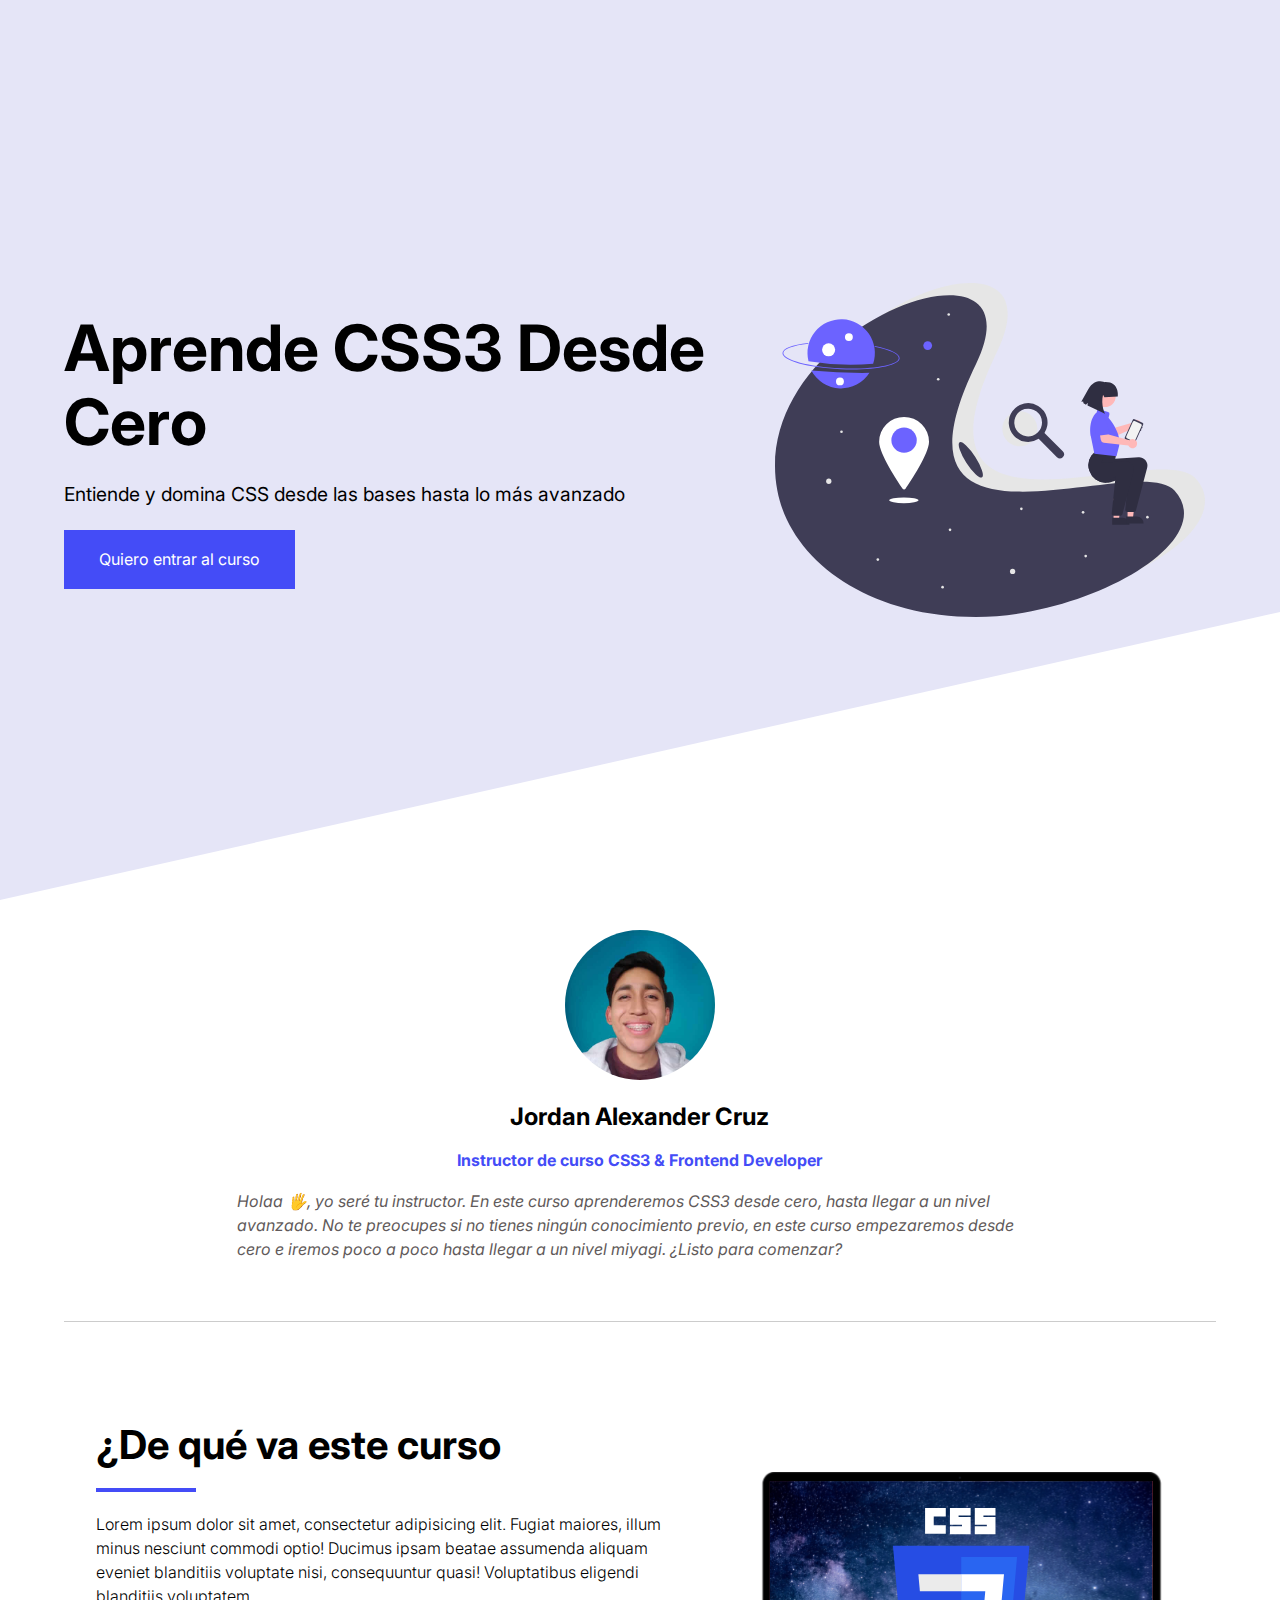
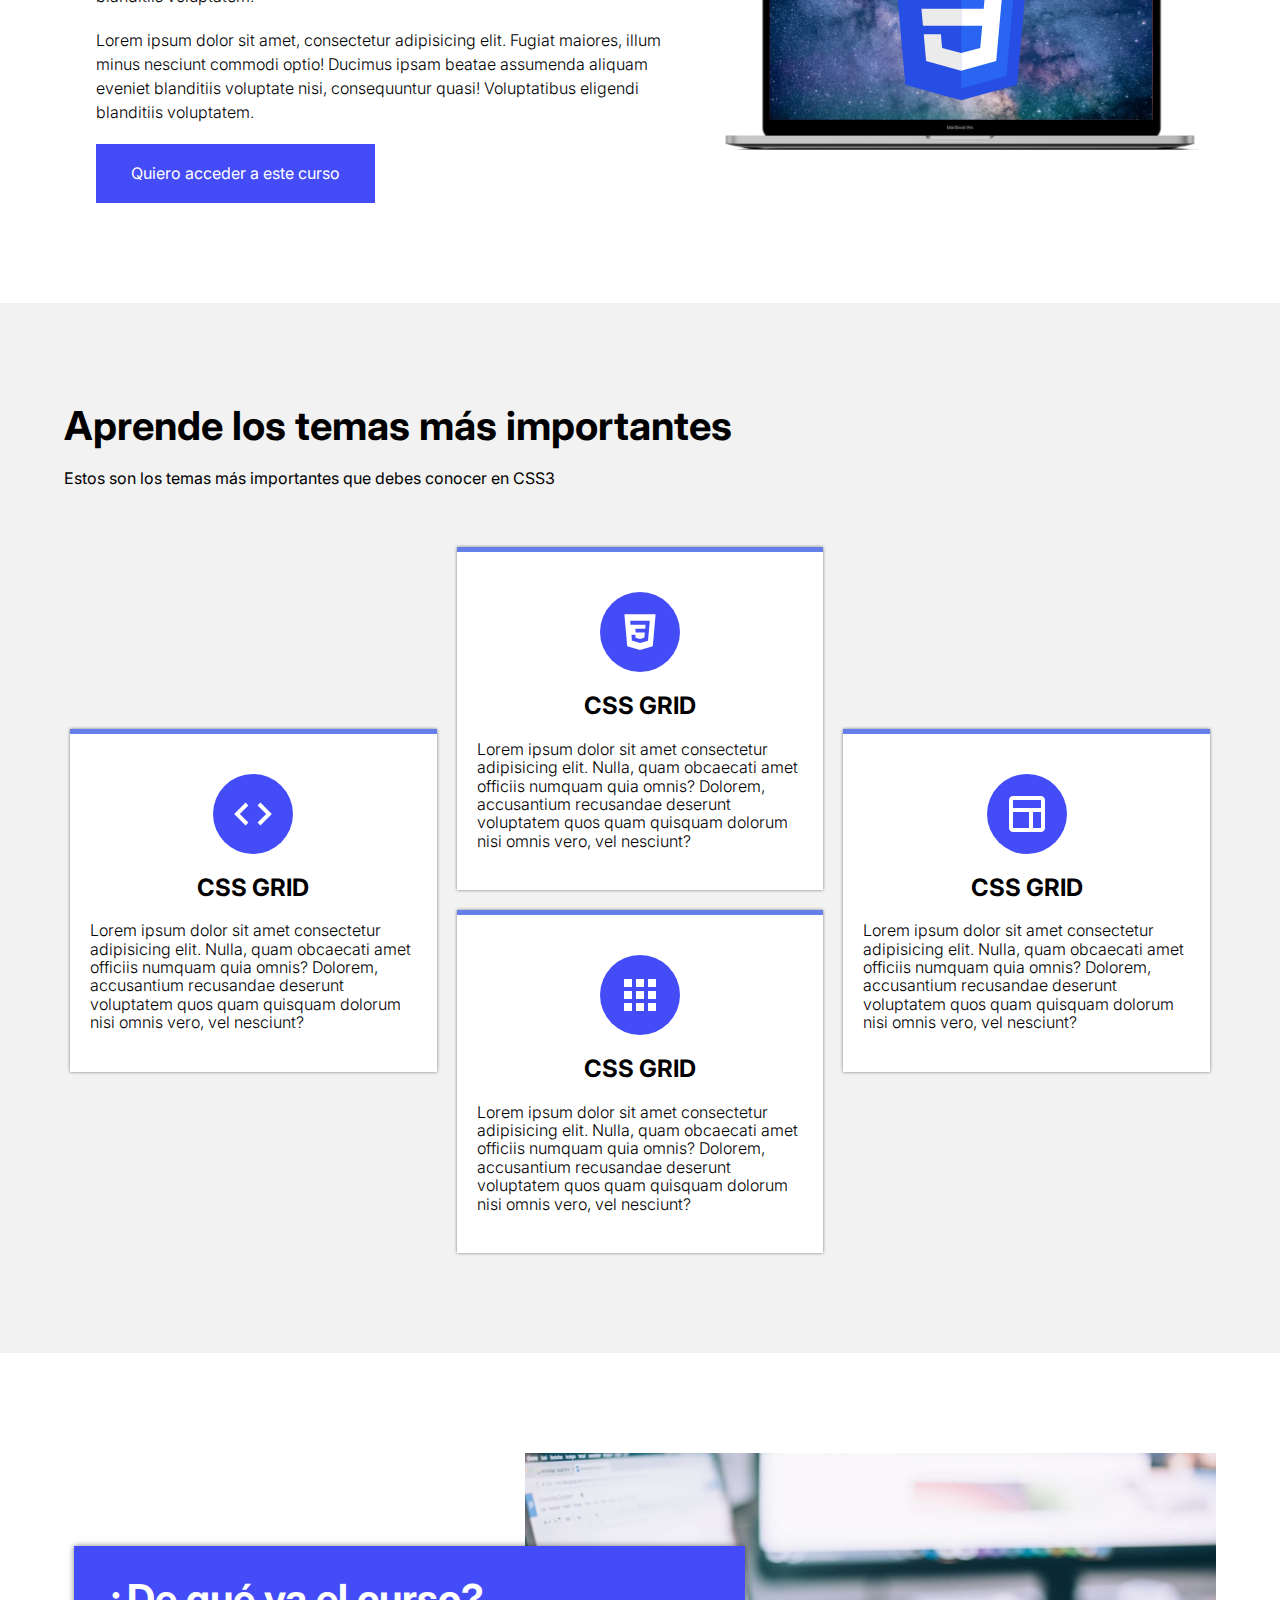
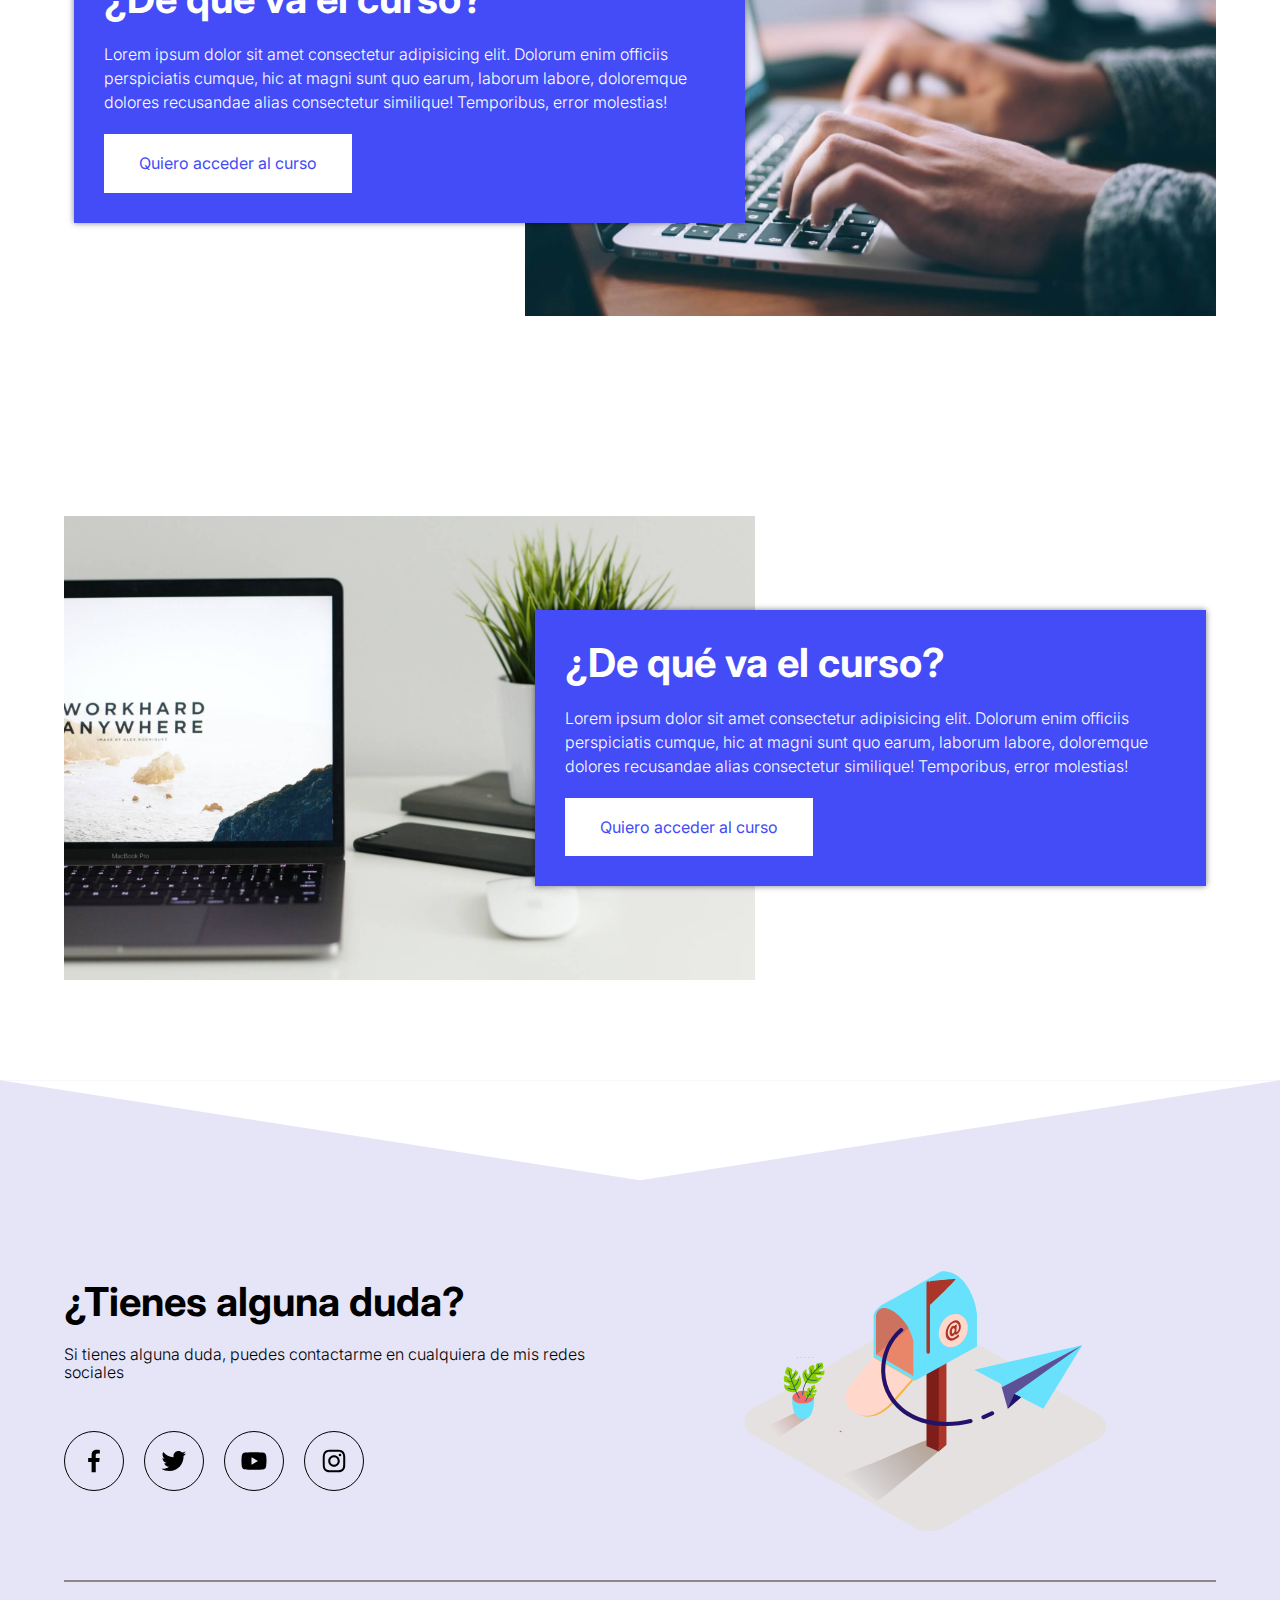
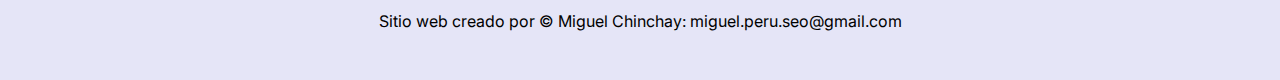
<file: index.html>
<!DOCTYPE html>
<html lang="es">
  <head>
    <meta charset="UTF-8" />
    <meta http-equiv="X-UA-Compatible" content="IE=edge" />
    <meta name="viewport" content="width=device-width, initial-scale=1.0" />
    <title>Miguel::landing</title>
    <link rel="shortcut icon" href="./assets/fav.png" type="image/x-icon" />
    <link rel="stylesheet" href="css/style.css" />
  </head>
  <body>
    <header class="hero">
      <div class="hero__container container">
        <div class="hero__texts">
          <h1 class="hero__title">Aprende CSS3 Desde Cero</h1>
          <p class="hero__copy">
            Entiende y domina CSS desde las bases hasta lo más avanzado
          </p>
          <a href="#" class="hero__cta">Quiero entrar al curso</a>
        </div>
        <img
          src="assets/girl-illustration.svg"
          alt="girl student"
          class="hero__img"
        />
      </div>
    </header>

    <main class="main">
      <section class="instructor container">
        <div class="instructor__container">
          <img src="assets/Jordan.jpeg" class="instructor__img" />
          <h2 class="instructor__name">Jordan Alexander Cruz</h2>
          <p class="instructor__tag">
            Instructor de curso CSS3 & Frontend Developer
          </p>
          <p class="instructor__paragraph">
            Holaa 🖐, yo seré tu instructor. En este curso aprenderemos CSS3
            desde cero, hasta llegar a un nivel avanzado. No te preocupes si no
            tienes ningún conocimiento previo, en este curso empezaremos desde
            cero e iremos poco a poco hasta llegar a un nivel miyagi. ¿Listo
            para comenzar?
          </p>
        </div>
      </section>

      <section class="about container">
        <div class="about__course">
          <h2 class="title title--border">¿De qué va este curso</h2>
          <p class="about__paragraph">
            Lorem ipsum dolor sit amet, consectetur adipisicing elit. Fugiat
            maiores, illum minus nesciunt commodi optio! Ducimus ipsam beatae
            assumenda aliquam eveniet blanditiis voluptate nisi, consequuntur
            quasi! Voluptatibus eligendi blanditiis voluptatem.
          </p>
          <p class="about__paragraph">
            Lorem ipsum dolor sit amet, consectetur adipisicing elit. Fugiat
            maiores, illum minus nesciunt commodi optio! Ducimus ipsam beatae
            assumenda aliquam eveniet blanditiis voluptate nisi, consequuntur
            quasi! Voluptatibus eligendi blanditiis voluptatem.
          </p>
          <a href="#" class="cta">Quiero acceder a este curso</a>
        </div>
        <figure class="about__picture">
          <img src="assets/mockup.svg" class="about__img" />
        </figure>
      </section>

      <section class="card">
        <div class="container">
          <h2 class="title">Aprende los temas más importantes</h2>
          <p class="card__copy">
            Estos son los temas más importantes que debes conocer en CSS3
          </p>

          <div class="card__container">
            <div class="card__item">
              <figure class="card__img">
                <img src="assets/bx-code.svg" alt="" class="card__picture" />
              </figure>
              <h3 class="card__title">CSS GRID</h3>
              <p class="card__paragraph">
                Lorem ipsum dolor sit amet consectetur adipisicing elit. Nulla,
                quam obcaecati amet officiis numquam quia omnis? Dolorem,
                accusantium recusandae deserunt voluptatem quos quam quisquam
                dolorum nisi omnis vero, vel nesciunt?
              </p>
            </div>

            <div class="card__item">
              <figure class="card__img">
                <img src="assets/bxl-css3.svg" alt="" class="card__picture" />
              </figure>
              <h3 class="card__title">CSS GRID</h3>
              <p class="card__paragraph">
                Lorem ipsum dolor sit amet consectetur adipisicing elit. Nulla,
                quam obcaecati amet officiis numquam quia omnis? Dolorem,
                accusantium recusandae deserunt voluptatem quos quam quisquam
                dolorum nisi omnis vero, vel nesciunt?
              </p>
            </div>

            <div class="card__item">
              <figure class="card__img">
                <img src="assets/bxs-grid.svg" alt="" class="card__picture" />
              </figure>
              <h3 class="card__title">CSS GRID</h3>
              <p class="card__paragraph">
                Lorem ipsum dolor sit amet consectetur adipisicing elit. Nulla,
                quam obcaecati amet officiis numquam quia omnis? Dolorem,
                accusantium recusandae deserunt voluptatem quos quam quisquam
                dolorum nisi omnis vero, vel nesciunt?
              </p>
            </div>

            <div class="card__item">
              <figure class="card__img">
                <img src="assets/bx-layout.svg" alt="" class="card__picture" />
              </figure>
              <h3 class="card__title">CSS GRID</h3>
              <p class="card__paragraph">
                Lorem ipsum dolor sit amet consectetur adipisicing elit. Nulla,
                quam obcaecati amet officiis numquam quia omnis? Dolorem,
                accusantium recusandae deserunt voluptatem quos quam quisquam
                dolorum nisi omnis vero, vel nesciunt?
              </p>
            </div>
          </div>
        </div>
      </section>

      <section class="course container">
        <figure class="course__picture">
          <img src="assets/web1.jpg" class="course__img" />
        </figure>
        <div class="course__about">
          <h2 class="title">¿De qué va el curso?</h2>
          <p class="about__paragraph">
            Lorem ipsum dolor sit amet consectetur adipisicing elit. Dolorum
            enim officiis perspiciatis cumque, hic at magni sunt quo earum,
            laborum labore, doloremque dolores recusandae alias consectetur
            similique! Temporibus, error molestias!
          </p>
          <a href="#" class="cta">Quiero acceder al curso</a>
        </div>
      </section>

      <section class="course course--modifier container">
        <figure class="course__picture course__picture--right">
          <img src="assets/web2.jpg" class="course__img" />
        </figure>
        <div class="course__about course__about--left">
          <h2 class="title">¿De qué va el curso?</h2>
          <p class="about__paragraph">
            Lorem ipsum dolor sit amet consectetur adipisicing elit. Dolorum
            enim officiis perspiciatis cumque, hic at magni sunt quo earum,
            laborum labore, doloremque dolores recusandae alias consectetur
            similique! Temporibus, error molestias!
          </p>
          <a href="#" class="cta">Quiero acceder al curso</a>
        </div>
      </section>
    </main>

    <footer class="footer">
      <div class="footer__container container">
        <div class="footer__contact">
          <div class="footer__text">
            <h2 class="title">¿Tienes alguna duda?</h2>
            <p class="footer__copy">
              Si tienes alguna duda, puedes contactarme en cualquiera de mis
              redes sociales
            </p>
            <div class="footer__social">
              <a href="#" class="footer__link">
                <img src="assets/bxl-facebook.svg" class="footer__icon" />
              </a>
              <a href="#" class="footer__link">
                <img src="assets/bxl-twitter.svg" class="footer__icon" />
              </a>
              <a href="#" class="footer__link">
                <img src="assets/bxl-youtube.svg" class="footer__icon" />
              </a>
              <a href="#" class="footer__link">
                <img src="assets/bxl-instagram.svg" class="footer__icon" />
              </a>
            </div>
          </div>
          <figure class="footer__picture">
            <img src="assets/message-ilustration.svg" class="footer__img" />
          </figure>
        </div>
        <p class="footer__copyright">
          Sitio web creado por &copy; Miguel Chinchay: miguel.peru.seo@gmail.com
        </p>
      </div>
    </footer>
  </body>
</html>
</file>
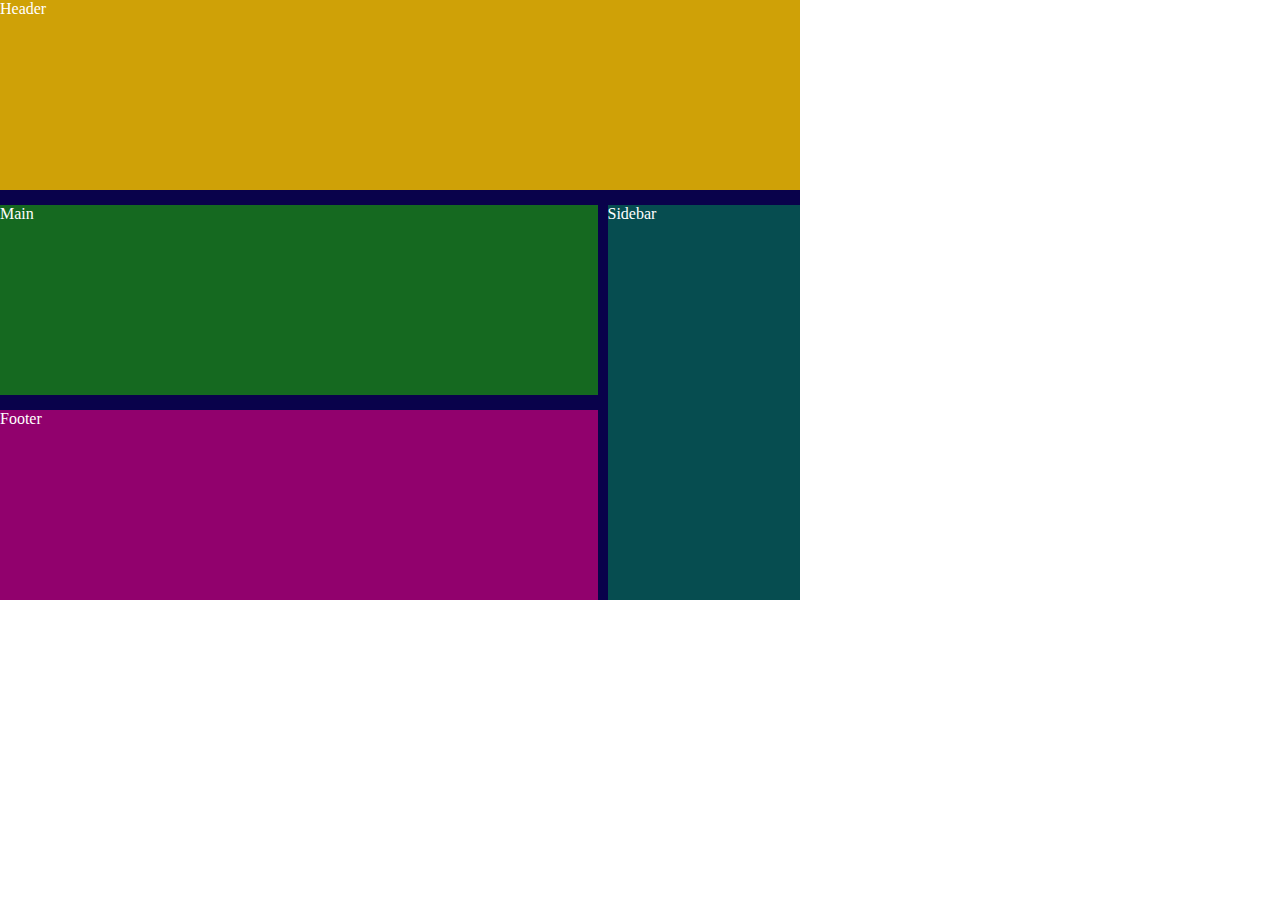
<file: css-grid-full/index.html>
<!DOCTYPE html>
<html lang="en">
  <head>
    <meta charset="UTF-8" />
    <meta http-equiv="X-UA-Compatible" content="IE=edge" />
    <meta name="viewport" content="width=device-width, initial-scale=1.0" />
    <title>CSS GRID::Miguel</title>
    <link rel="stylesheet" href="./css/style.css" />
  </head>
  <body>
    <div class="container">
      <div class="item1">Header</div>
      <div class="item2">Main</div>
      <div class="item3">Sidebar</div>
      <div class="item4">Footer</div>
    </div>
  </body>
</html>
</file>
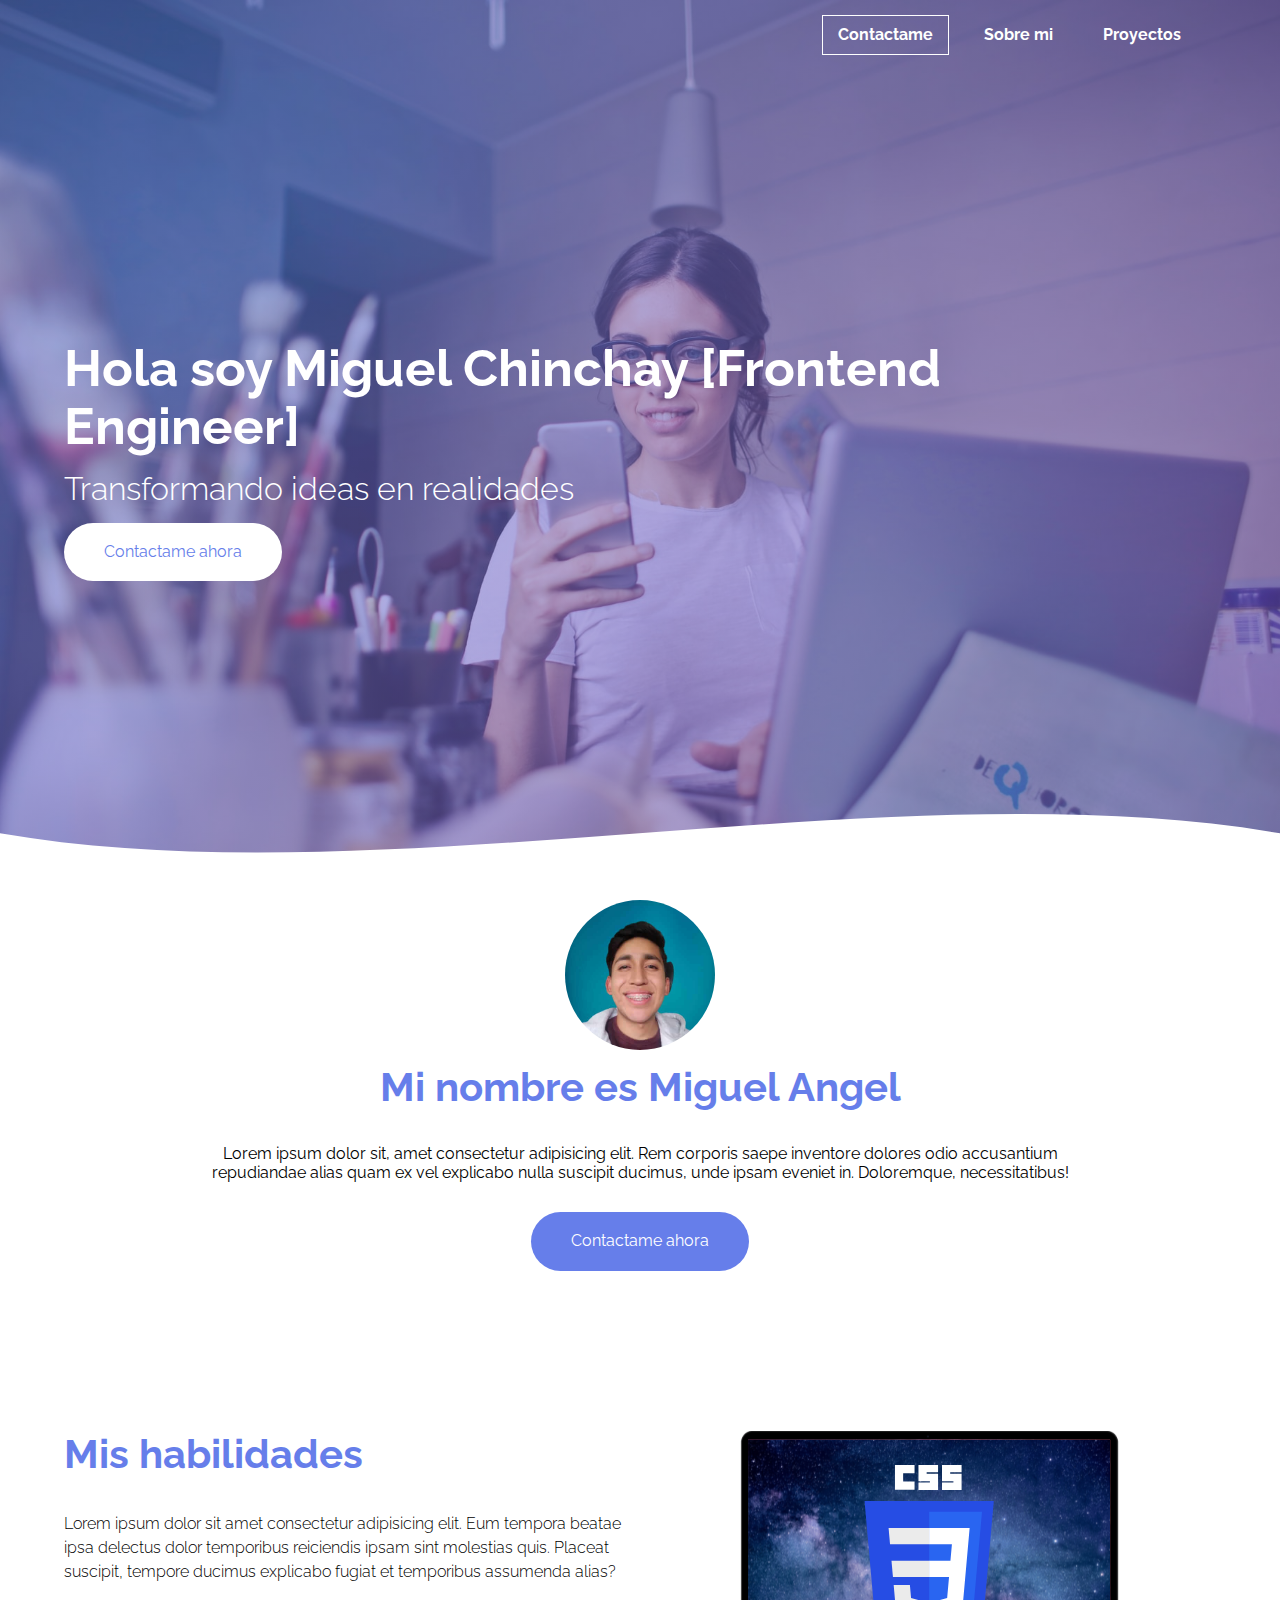
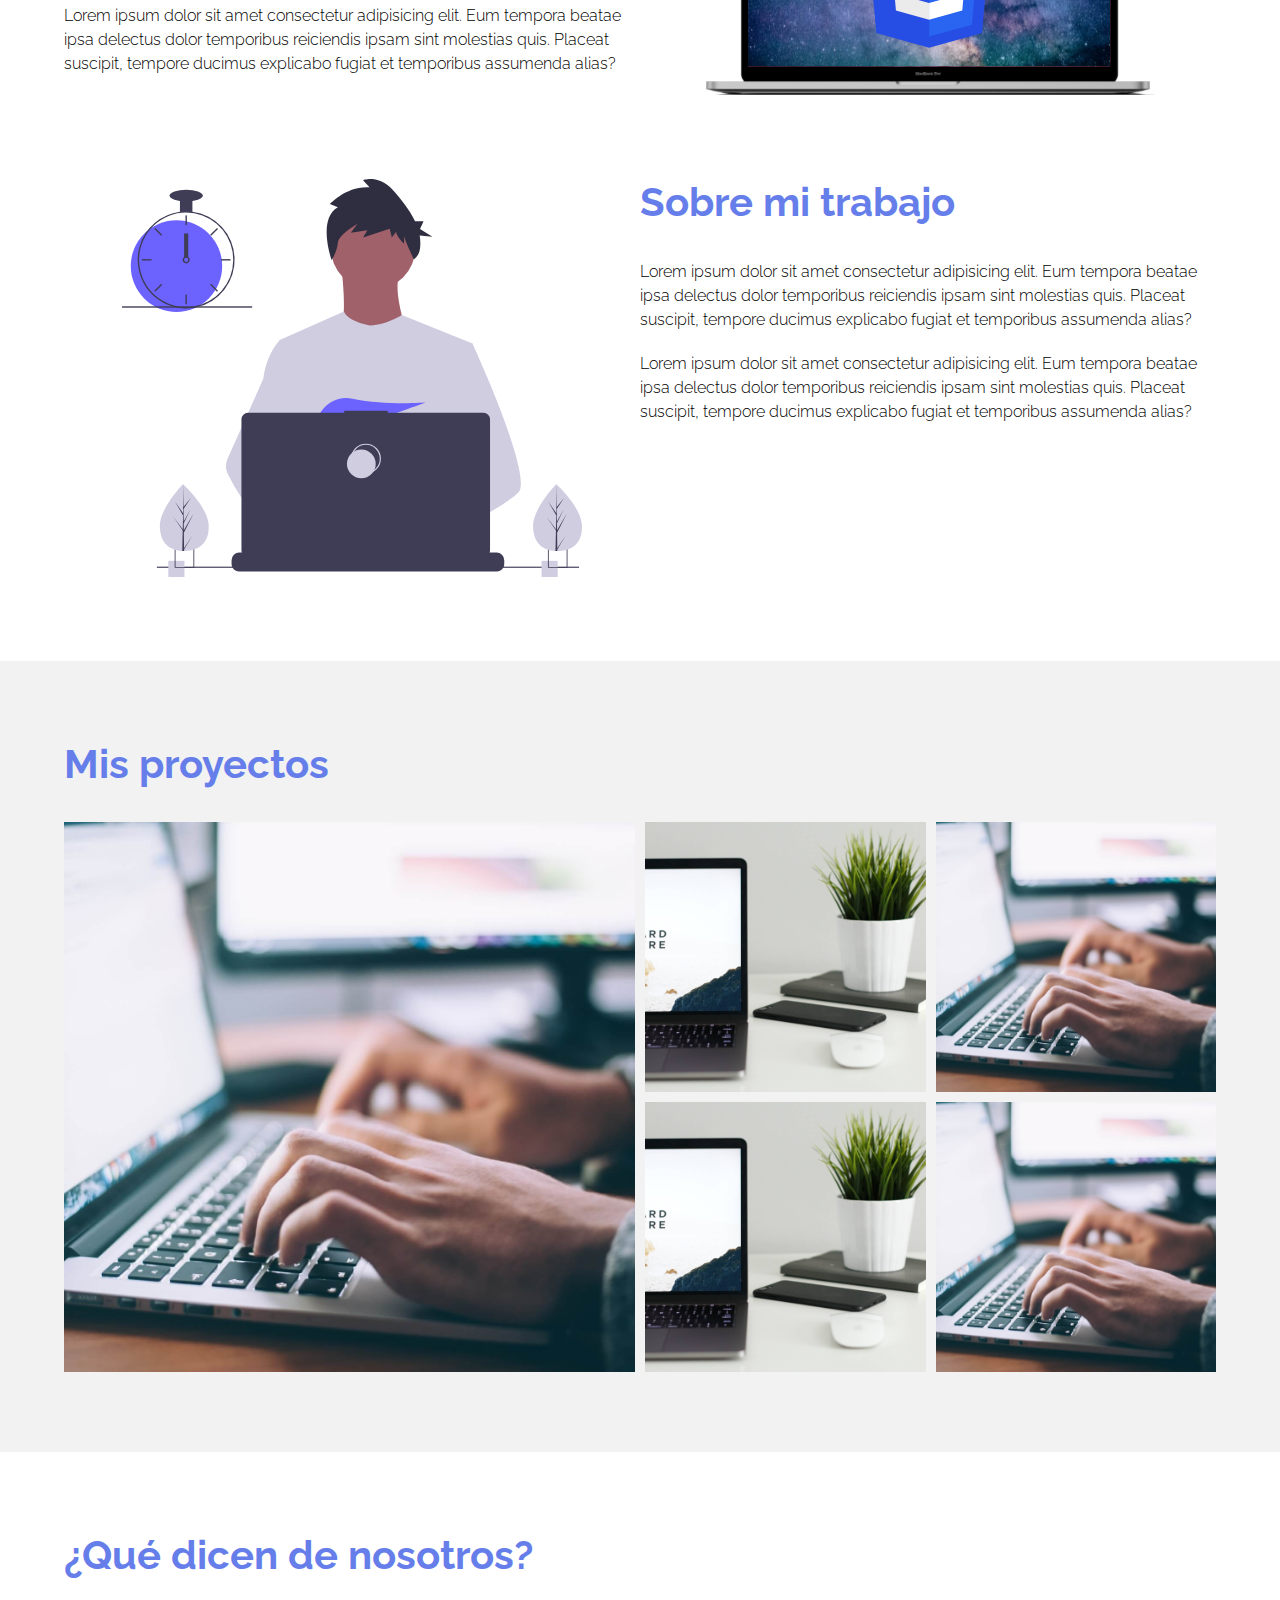
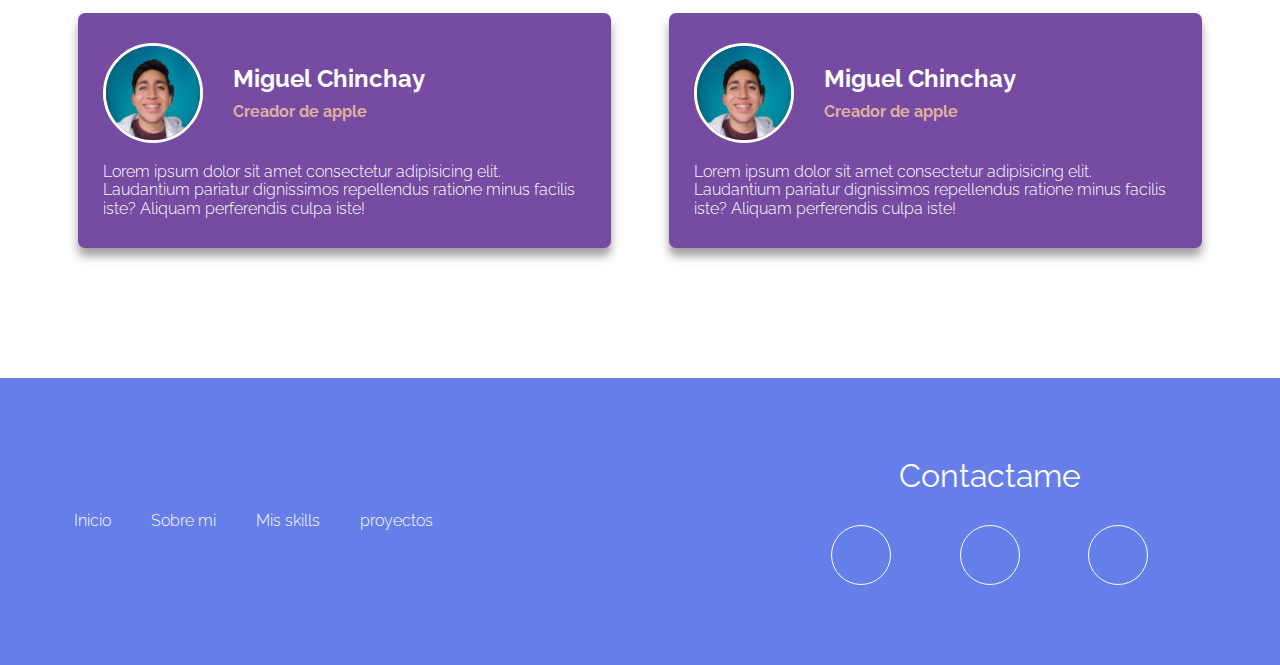
<file: portafolio/index.html>
<!DOCTYPE html>
<html lang="en">
  <head>
    <meta charset="UTF-8" />
    <meta http-equiv="X-UA-Compatible" content="IE=edge" />
    <meta name="viewport" content="width=device-width, initial-scale=1.0" />
    <title>Portafolio::Miguel</title>
    <link
      rel="stylesheet"
      href="https://cdnjs.cloudflare.com/ajax/libs/font-awesome/5.15.3/css/all.min.css"
      integrity="sha512-iBBXm8fW90+nuLcSKlbmrPcLa0OT92xO1BIsZ+ywDWZCvqsWgccV3gFoRBv0z+8dLJgyAHIhR35VZc2oM/gI1w=="
      crossorigin="anonymous"
      referrerpolicy="no-referrer"
    />
    <link rel="stylesheet" href="css/style.css" />
  </head>
  <body>
    <header class="hero">
      <div class="container">
        <nav class="nav">
          <a href="#" class="nav__items nav__items--cta">Contactame</a>
          <a href="#" class="nav__items">Sobre mi</a>
          <a href="#" class="nav__items">Proyectos</a>
        </nav>
        <section class="hero__container">
          <div class="hero__texts">
            <h1 class="hero__title">
              Hola soy Miguel Chinchay [Frontend Engineer]
            </h1>
            <h2 class="hero__subtitle">Transformando ideas en realidades</h2>
            <a href="#" class="hero__cta">Contactame ahora</a>
          </div>
        </section>
      </div>
      <div class="hero__wave" style="overflow: hidden">
        <svg
          viewBox="0 0 500 150"
          preserveAspectRatio="none"
          style="height: 100%; width: 100%"
        >
          <path
            d="M0.00,49.98 C149.99,150.00 349.20,-49.98 500.00,49.98 L500.00,150.00 L0.00,150.00 Z"
            style="stroke: none; fill: #fff"
          ></path>
        </svg>
      </div>
    </header>

    <main>
      <section class="presentation container">
        <img src="assets/Jordan.jpeg" alt="" class="presentation__picture" />
        <h2 class="subtitle">Mi nombre es Miguel Angel</h2>
        <p class="presentation__copy">
          Lorem ipsum dolor sit, amet consectetur adipisicing elit. Rem corporis
          saepe inventore dolores odio accusantium repudiandae alias quam ex vel
          explicabo nulla suscipit ducimus, unde ipsam eveniet in. Doloremque,
          necessitatibus!
        </p>
        <a href="" class="presentation__cta">Contactame ahora</a>
      </section>

      <section class="about container">
        <div class="about__texts">
          <h2 class="subtitle">Mis habilidades</h2>
          <p class="about__paragraph">
            Lorem ipsum dolor sit amet consectetur adipisicing elit. Eum tempora
            beatae ipsa delectus dolor temporibus reiciendis ipsam sint
            molestias quis. Placeat suscipit, tempore ducimus explicabo fugiat
            et temporibus assumenda alias?
          </p>
          <p class="about__paragraph">
            Lorem ipsum dolor sit amet consectetur adipisicing elit. Eum tempora
            beatae ipsa delectus dolor temporibus reiciendis ipsam sint
            molestias quis. Placeat suscipit, tempore ducimus explicabo fugiat
            et temporibus assumenda alias?
          </p>
        </div>

        <figure class="about__img">
          <img src="assets/mockup.svg" class="about__picture" />
        </figure>

        <figure class="about__img">
          <img src="assets/ilustracion1.svg" class="about__picture" />
        </figure>

        <div class="about__texts">
          <h2 class="subtitle">Sobre mi trabajo</h2>
          <p class="about__paragraph">
            Lorem ipsum dolor sit amet consectetur adipisicing elit. Eum tempora
            beatae ipsa delectus dolor temporibus reiciendis ipsam sint
            molestias quis. Placeat suscipit, tempore ducimus explicabo fugiat
            et temporibus assumenda alias?
          </p>
          <p class="about__paragraph">
            Lorem ipsum dolor sit amet consectetur adipisicing elit. Eum tempora
            beatae ipsa delectus dolor temporibus reiciendis ipsam sint
            molestias quis. Placeat suscipit, tempore ducimus explicabo fugiat
            et temporibus assumenda alias?
          </p>
        </div>
      </section>

      <section class="projects">
        <div class="container">
          <h2 class="subtitle">Mis proyectos</h2>
          <div class="projects__grid">
            <article class="projects__item">
              <img src="assets/web1.jpg" class="projects__img" />
              <div class="projects__hover">
                <h2 class="projects__title">proyecto</h2>
                <i class="far fa-file-alt projects__icon"></i>
              </div>
            </article>
            <article class="projects__item">
              <img src="assets/web2.jpg" class="projects__img" />
              <div class="projects__hover">
                <h2 class="projects__title">proyecto</h2>
                <i class="far fa-file-alt projects__icon"></i>
              </div>
            </article>
            <article class="projects__item">
              <img src="assets/web1.jpg" class="projects__img" />
              <div class="projects__hover">
                <h2 class="projects__title">proyecto</h2>
                <i class="far fa-file-alt projects__icon"></i>
              </div>
            </article>
            <article class="projects__item">
              <img src="assets/web2.jpg" class="projects__img" />
              <div class="projects__hover">
                <h2 class="projects__title">proyecto</h2>
                <i class="far fa-file-alt projects__icon"></i>
              </div>
            </article>
            <article class="projects__item">
              <img src="assets/web1.jpg" class="projects__img" />
              <div class="projects__hover">
                <h2 class="projects__title">proyecto</h2>
                <i class="far fa-file-alt projects__icon"></i>
              </div>
            </article>
          </div>
        </div>
      </section>

      <section class="testimony container">
        <h2 class="subtitle">¿Qué dicen de nosotros?</h2>
        <div class="testimony__grid">
          <article class="testimony__item">
            <div class="testimony__person">
              <img src="assets/Jordan.jpeg" class="testimony__img" />
              <div class="testimony__texts">
                <h3 class="testimony__name">Miguel Chinchay</h3>
                <p class="testimony__verification">Creador de apple</p>
              </div>
            </div>
            <p class="testimony__review">
              Lorem ipsum dolor sit amet consectetur adipisicing elit.
              Laudantium pariatur dignissimos repellendus ratione minus facilis
              iste? Aliquam perferendis culpa iste!
            </p>
          </article>
          <article class="testimony__item">
            <div class="testimony__person">
              <img src="assets/Jordan.jpeg" class="testimony__img" />
              <div class="testimony__texts">
                <h3 class="testimony__name">Miguel Chinchay</h3>
                <p class="testimony__verification">Creador de apple</p>
              </div>
            </div>
            <p class="testimony__review">
              Lorem ipsum dolor sit amet consectetur adipisicing elit.
              Laudantium pariatur dignissimos repellendus ratione minus facilis
              iste? Aliquam perferendis culpa iste!
            </p>
          </article>
        </div>
      </section>
    </main>

    <footer class="footer">
      <div class="container footer__grid">
        <nav class="nav nav--footer">
          <a class="nav__items nav__items--footer" href="#">Inicio</a>
          <a class="nav__items nav__items--footer" href="#">Sobre mi</a>
          <a class="nav__items nav__items--footer" href="#">Mis skills</a>
          <a class="nav__items nav__items--footer" href="#">proyectos</a>
        </nav>

        <section class="footer__contact">
          <h3 class="footer__title">Contactame</h3>
          <div class="footer__icons">
            <span class="footer__container-icons">
              <a href="#" class="fab fa-whatsapp footer__icon"></a>
            </span>
            <span class="footer__container-icons">
              <a href="#" class="fab fa-facebook-f footer__icon"></a>
            </span>
            <span class="footer__container-icons">
              <a href="#" class="fab fa-twitter footer__icon"></a>
            </span>
          </div>
        </section>
      </div>
    </footer>
  </body>
</html>
</file>
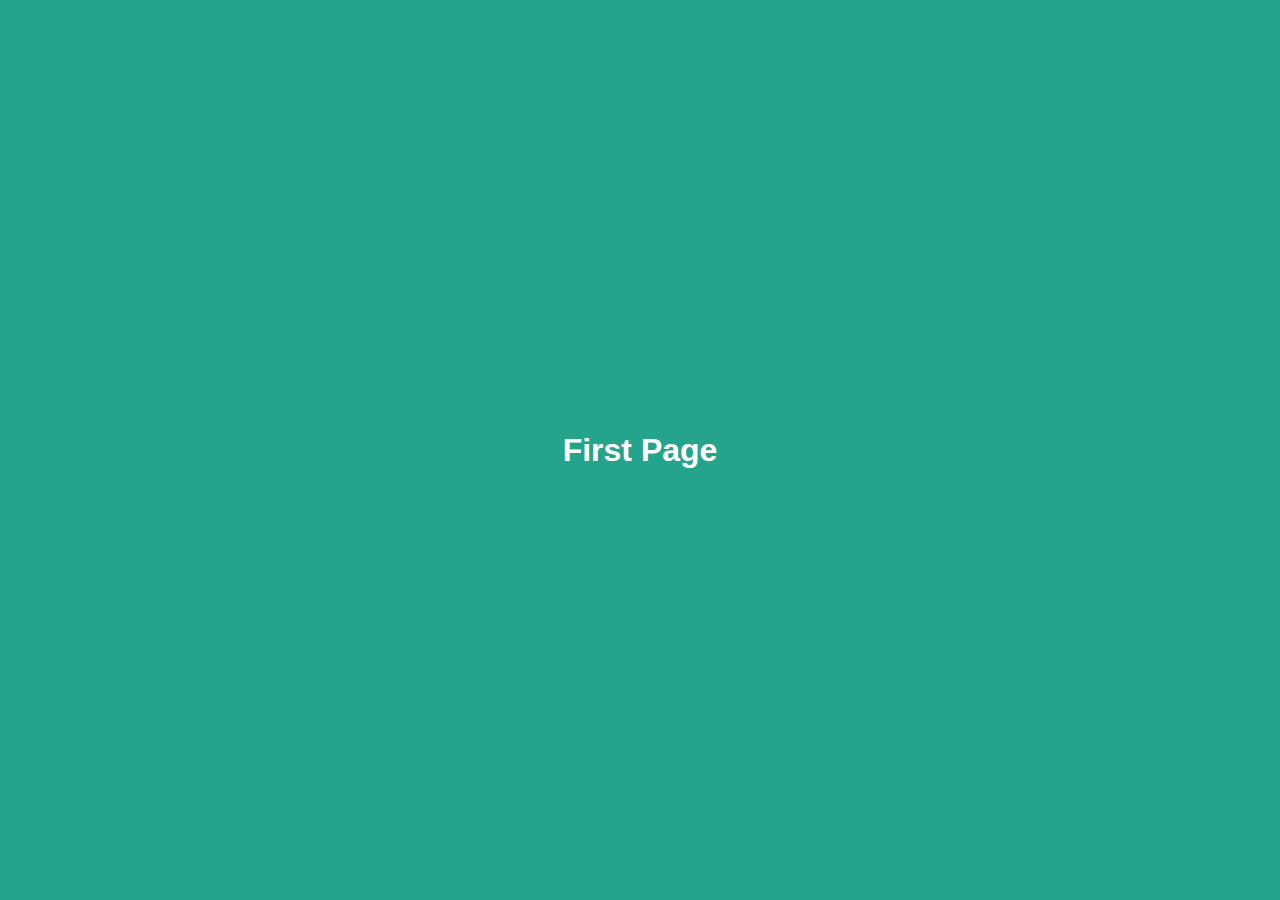
<file: scroll-effect/index.html>
<!DOCTYPE html>
<html lang="en">
  <head>
    <meta charset="UTF-8" />
    <meta http-equiv="X-UA-Compatible" content="IE=edge" />
    <meta name="viewport" content="width=device-width, initial-scale=1.0" />
    <title>Scroll Effect</title>
    <link rel="stylesheet" href="css/style.css" />
  </head>
  <body>
    <div class="container">
      <section class="section one">
        <h1>First Page</h1>
      </section>
      <section class="section two">
        <h1>Second Page</h1>
      </section>
      <section class="section three">
        <h1>Three Page</h1>
      </section>
      <section class="section four">
        <h1>Four Section</h1>
      </section>
    </div>
  </body>
</html>
</file>
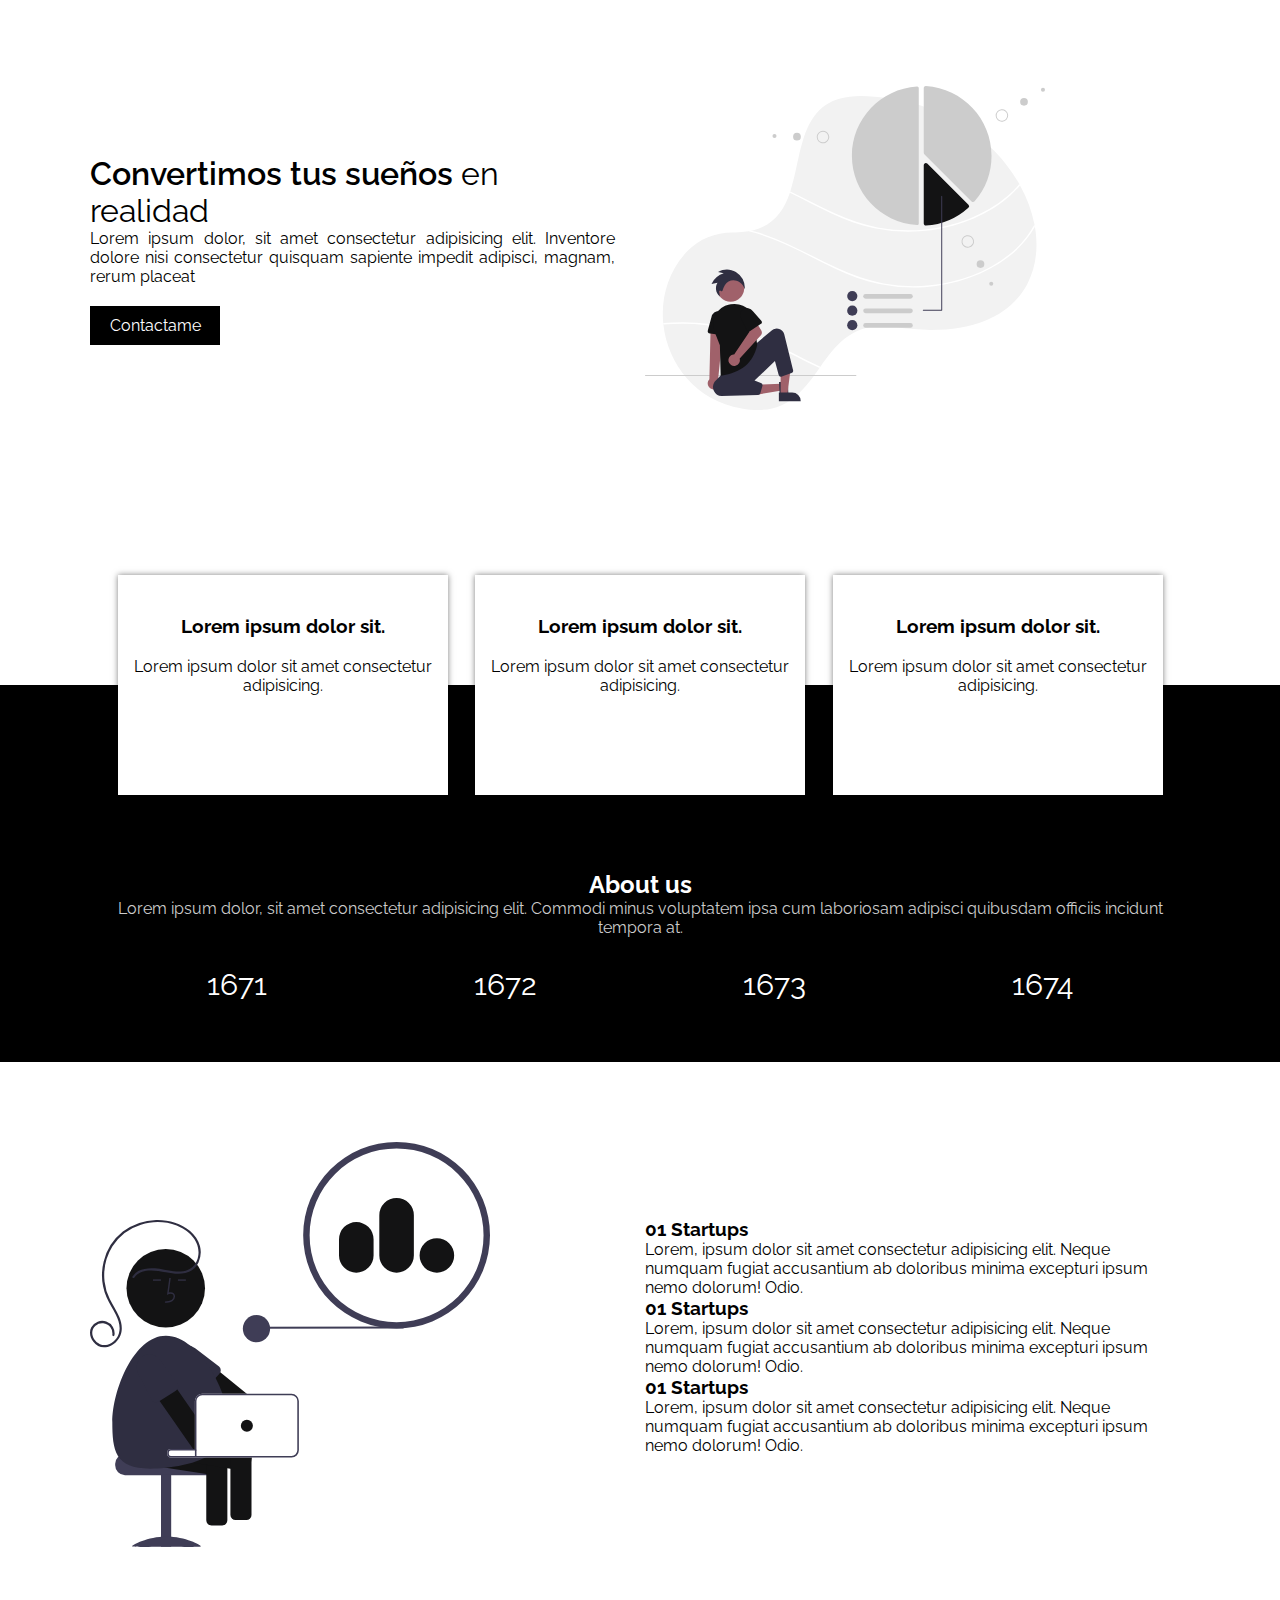
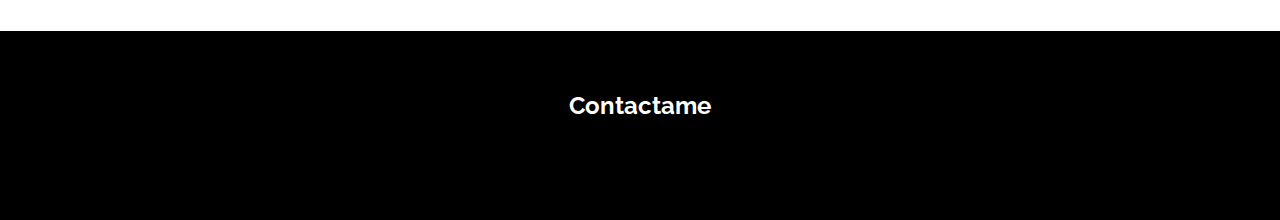
<file: theme-cssgrid/index.html>
<!DOCTYPE html>
<html lang="en">
  <head>
    <meta charset="UTF-8" />
    <meta http-equiv="X-UA-Compatible" content="IE=edge" />
    <meta name="viewport" content="width=device-width, initial-scale=1.0" />
    <title>Theme CSS-GRID::Miguel</title>
    <link
      rel="stylesheet"
      href="https://cdnjs.cloudflare.com/ajax/libs/font-awesome/5.15.3/css/all.min.css"
      integrity="sha512-iBBXm8fW90+nuLcSKlbmrPcLa0OT92xO1BIsZ+ywDWZCvqsWgccV3gFoRBv0z+8dLJgyAHIhR35VZc2oM/gI1w=="
      crossorigin="anonymous"
      referrerpolicy="no-referrer"
    />
    <link rel="stylesheet" href="css/style.css" />
  </head>
  <body>
    <header class="header">
      <div class="grid">
        <div class="header__textos-hero">
          <h1 class="weight-600">
            Convertimos tus sueños
            <span class="weight-400">en realidad</span>
          </h1>
          <p class="parrafo">
            Lorem ipsum dolor, sit amet consectetur adipisicing elit. Inventore
            dolore nisi consectetur quisquam sapiente impedit adipisci, magnam,
            rerum placeat
          </p>
          <a href="#" class="cta">Contactame</a>
        </div>
        <div class="header__img-hero">
          <img src="assets/ilustracion1.svg" alt="" class="img" />
        </div>
      </div>
    </header>

    <main>
      <section class="services">
        <div class="grid">
          <div class="items">
            <div class="items__item">
              <i class="far fa-lightbulb"></i>
              <h3 class="items__titulo-services">Lorem ipsum dolor sit.</h3>
              <p>Lorem ipsum dolor sit amet consectetur adipisicing.</p>
            </div>
            <div class="items__item">
              <i class="far fa-money-bill-alt"> </i>
              <h3 class="items__titulo-services">Lorem ipsum dolor sit.</h3>
              <p>Lorem ipsum dolor sit amet consectetur adipisicing.</p>
            </div>
            <div class="items__item">
              <i class="far fa-chart-bar"></i>
              <h3 class="items__titulo-services">Lorem ipsum dolor sit.</h3>
              <p>Lorem ipsum dolor sit amet consectetur adipisicing.</p>
            </div>
          </div>
        </div>
      </section>

      <section class="about-us">
        <div class="grid">
          <div class="about-us__textos">
            <h2 class="about-us__subtitulo">About us</h2>
            <p class="about-us__parrafo parrafo">
              Lorem ipsum dolor, sit amet consectetur adipisicing elit. Commodi
              minus voluptatem ipsa cum laboriosam adipisci quibusdam officiis
              incidunt tempora at.
            </p>
          </div>
          <div class="about-us__numbers">
            <div class="about-us__number">1671</div>
            <div class="about-us__number">1672</div>
            <div class="about-us__number">1673</div>
            <div class="about-us__number">1674</div>
          </div>
        </div>
      </section>

      <section class="mission grid">
        <div class="mission__textos">
          <div class="mission__texto">
            <h3>01 Startups</h3>
            <p>
              Lorem, ipsum dolor sit amet consectetur adipisicing elit. Neque
              numquam fugiat accusantium ab doloribus minima excepturi ipsum
              nemo dolorum! Odio.
            </p>
          </div>
          <div class="mission__texto">
            <h3>01 Startups</h3>
            <p>
              Lorem, ipsum dolor sit amet consectetur adipisicing elit. Neque
              numquam fugiat accusantium ab doloribus minima excepturi ipsum
              nemo dolorum! Odio.
            </p>
          </div>
          <div class="mission__texto">
            <h3>01 Startups</h3>
            <p>
              Lorem, ipsum dolor sit amet consectetur adipisicing elit. Neque
              numquam fugiat accusantium ab doloribus minima excepturi ipsum
              nemo dolorum! Odio.
            </p>
          </div>
        </div>
        <div class="mission__img">
          <img src="assets/ilustracion2.svg" alt="" class="img" />
        </div>
      </section>
    </main>

    <footer class="footer">
      <div class="grid">
        <div class="textos-footer">
          <h2 class="textos-footer__subtitulo">Contactame</h2>
        </div>
        <div class="footer-item1">
          <i class="fab fa-facebook-f"></i>
        </div>
        <div class="footer-item2">
          <i class="fab fa-twitter"></i>
        </div>
        <div class="footer-item3">
          <i class="fab fa-instagram"></i>
        </div>
        <div class="footer-item4">
          <i class="fab fa-linkedin-in"></i>
        </div>
      </div>
    </footer>
  </body>
</html>
</file>
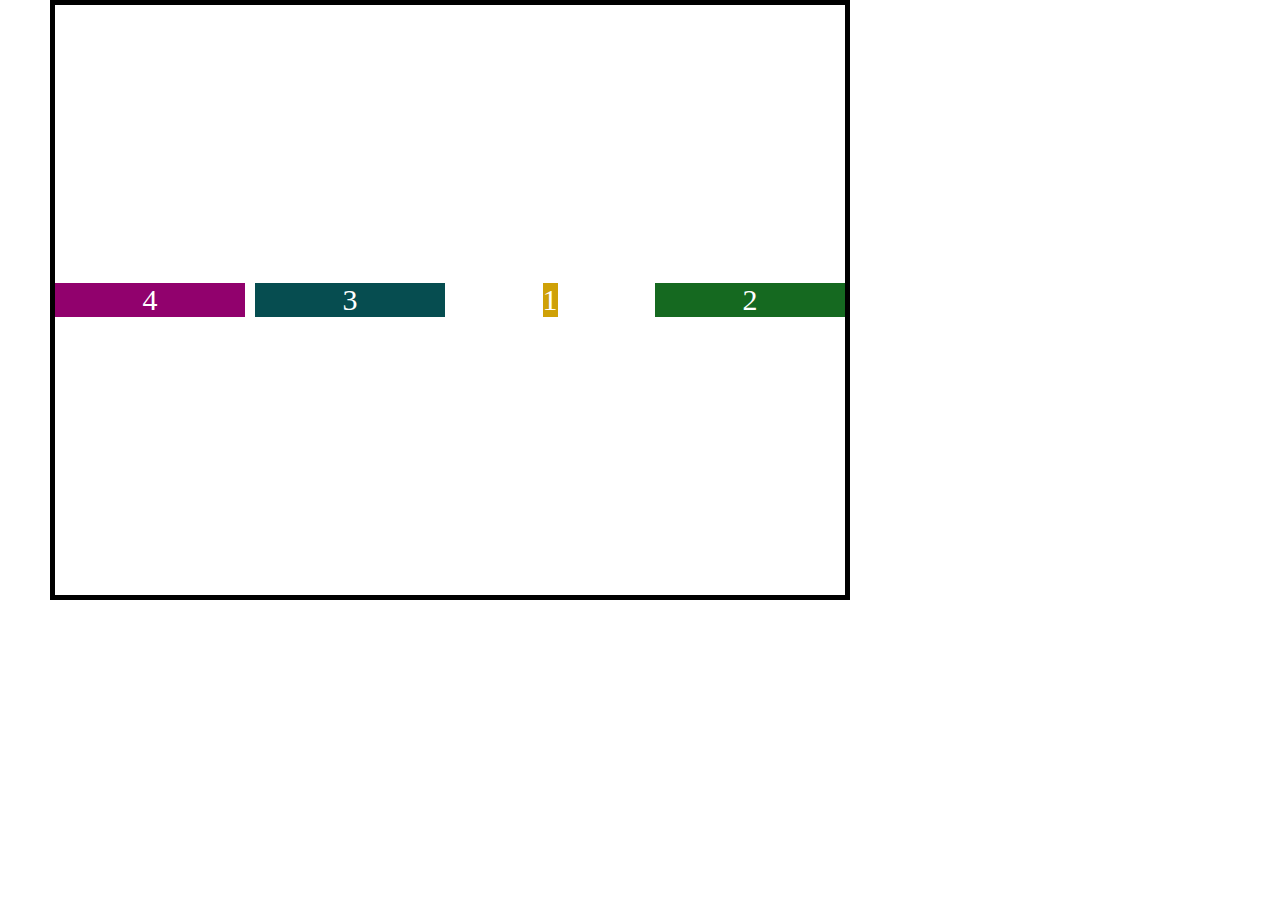
<file: css-grid-full/alinear-elementos.html>
<!DOCTYPE html>
<html lang="en">
  <head>
    <meta charset="UTF-8" />
    <meta http-equiv="X-UA-Compatible" content="IE=edge" />
    <meta name="viewport" content="width=device-width, initial-scale=1.0" />
    <title>Alinear elementos::Miguel</title>
    <link rel="stylesheet" href="./css/alinear-elementos.css" />
  </head>
  <body>
    <div class="container">
      <div class="item1">1</div>
      <div class="item2">2</div>
      <div class="item3">3</div>
      <div class="item4">4</div>
    </div>
  </body>
</html>
</file>
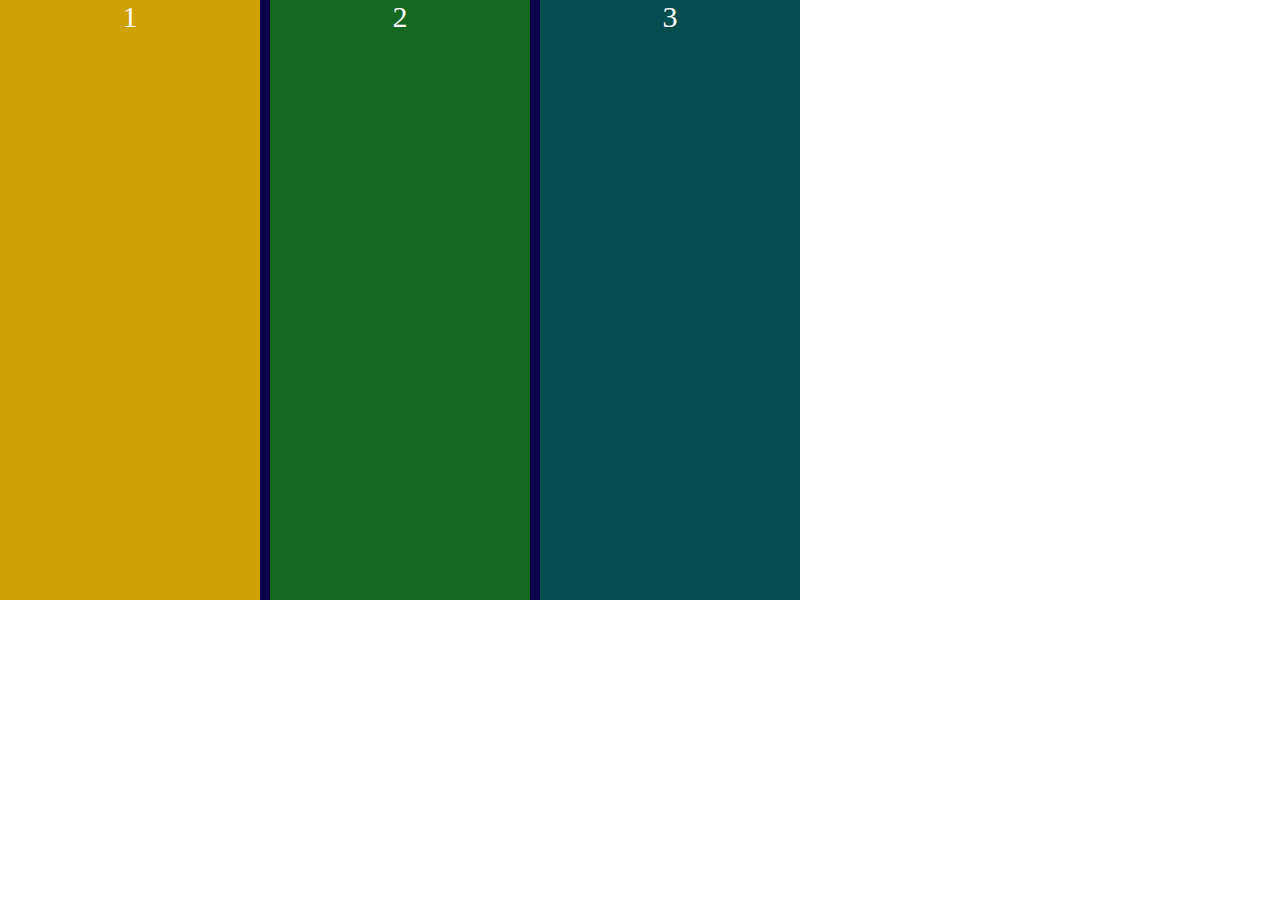
<file: css-grid-full/auto-fill.html>
<!DOCTYPE html>
<html lang="en">
  <head>
    <meta charset="UTF-8" />
    <meta http-equiv="X-UA-Compatible" content="IE=edge" />
    <meta name="viewport" content="width=device-width, initial-scale=1.0" />
    <title>Min Max AutoFill AutoFit</title>
    <link rel="stylesheet" href="./css/auto-fill.css" />
  </head>
  <body>
    <div class="container">
      <div class="item1">1</div>
      <div class="item2">2</div>
      <div class="item3">3</div>
    </div>
  </body>
</html>
</file>
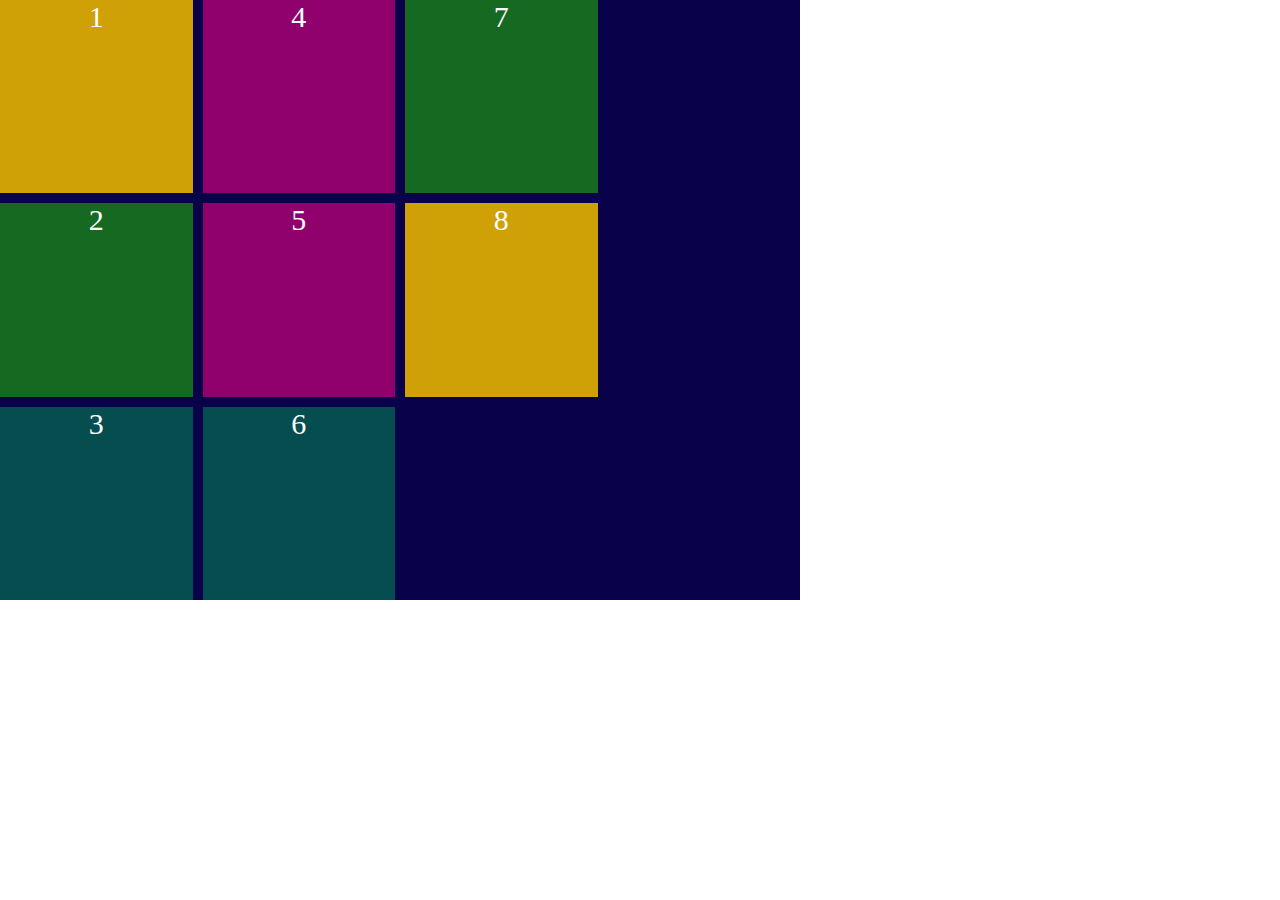
<file: css-grid-full/flow-grid.html>
<!DOCTYPE html>
<html lang="en">
  <head>
    <meta charset="UTF-8" />
    <meta http-equiv="X-UA-Compatible" content="IE=edge" />
    <meta name="viewport" content="width=device-width, initial-scale=1.0" />
    <title>Flow Grid::Miguel</title>
    <link rel="stylesheet" href="./css/flow.css" />
  </head>
  <body>
    <div class="container">
      <div class="item1">1</div>
      <div class="item2">2</div>
      <div class="item3">3</div>
      <div class="item4">4</div>
      <div class="item5">5</div>
      <div class="item6">6</div>
      <div class="item7">7</div>
      <div class="item8">8</div>
    </div>
  </body>
</html>
</file>
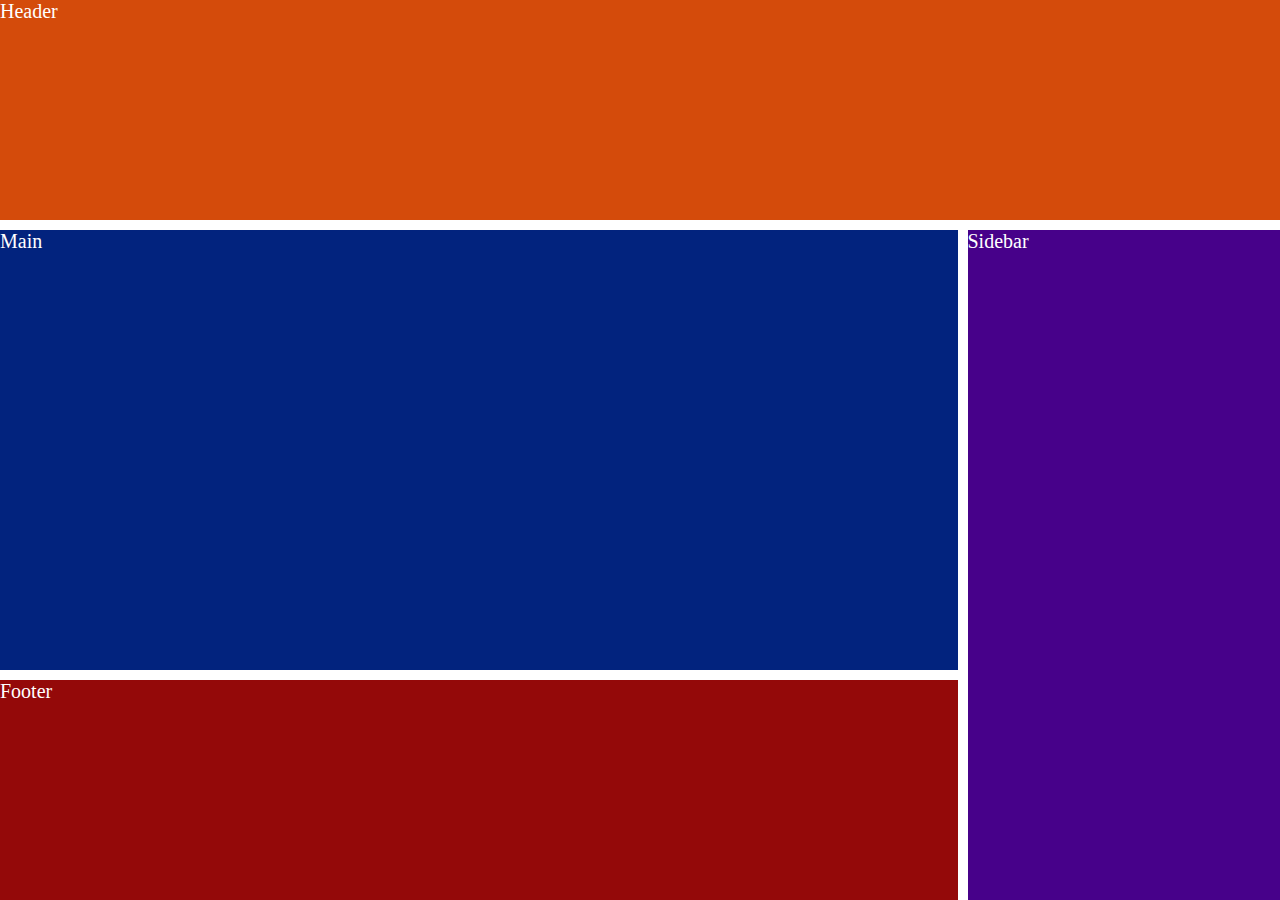
<file: css-grid-full/grid-areas.html>
<!DOCTYPE html>
<html lang="en">
  <head>
    <meta charset="UTF-8" />
    <meta http-equiv="X-UA-Compatible" content="IE=edge" />
    <meta name="viewport" content="width=device-width, initial-scale=1.0" />
    <title>Grif Areas::Miguel</title>
    <link rel="stylesheet" href="./css/grid-areas.css" />
  </head>
  <body>
    <div class="container">
      <header>Header</header>
      <main>Main</main>
      <aside>Sidebar</aside>
      <footer>Footer</footer>
    </div>
  </body>
</html>
</file>
<file: css-grid-full/css/style.css>
* {
  margin: 0;
  padding: 0;
  box-sizing: border-box;
}

.container {
  height: 600px;
  width: 800px;
  background: #09024b;
  display: grid;
  grid-template-columns: repeat(4, 1fr);
  grid-template-rows: repeat(3, 1fr);
  gap: 15px 10px;
}

[class^=item] {
  color: white;
}

.item1 {
  background: #cfa107;
  grid-column-start: 1;
  grid-column-end: 5;
  grid-row-start: 1;
  grid-row-end: 2;
  grid-area: 1/1/2/-1;
}

.item2 {
  background: #156920;
  grid-column: 1/4;
  grid-row: 2/3;
}

.item3 {
  background: #064d50;
  grid-column: 4/5;
  grid-row: 2/-1;
}

.item4 {
  background: #91016d;
  grid-column: 1/4;
}

/*# sourceMappingURL=style.css.map */
</file>
<file: scroll-effect/css/style.css>
* {
  margin: 0;
  padding: 0;
  box-sizing: border-box;
  font-family: sans-serif;
}

.container {
  scroll-snap-type: y mandatory;
  overflow-y: scroll;
  height: 100vh;
}

.section {
  display: flex;
  height: 100vh;
  justify-content: center;
  align-items: center;
  color: white;
  scroll-snap-align: start;
}
.section.one {
  background: #24a48a;
}
.section.two {
  background: #d34f4f;
}
.section.three {
  background: #435baf;
}
.section.four {
  background: lightsalmon;
}

/*# sourceMappingURL=style.css.map */
</file>
<file: theme-cssgrid/css/style.css>
@import url("https://fonts.googleapis.com/css2?family=Raleway:wght@100;300;400;700&display=swap");
* {
  padding: 0;
  margin: 0;
  box-sizing: border-box;
}

body {
  font-family: "Raleway", sans-serif;
}

.grid {
  display: grid;
  grid-template-columns: repeat(12, 1fr);
  width: 90%;
  max-width: 1100px;
  height: 100%;
  margin: auto;
  gap: 10px;
  overflow: hidden;
  align-items: center;
}
@media (max-width: 47.9375em) {
  .grid {
    gap: 30px;
  }
}

.weight-600 {
  font-weight: 600;
}

.weight-400 {
  font-weight: 400;
}

.parrafo {
  margin-bottom: 20px;
}

.img {
  width: 95%;
  max-width: 400px;
}

.cta {
  width: 130px;
  background: #000;
  color: white;
  display: inline-block;
  text-align: center;
  padding: 10px 0;
  text-decoration: none;
}

.header {
  height: 500px;
}
@media (max-width: 47.9375em) {
  .header {
    height: auto;
  }
}
.header__img-hero {
  width: 100%;
  height: auto;
  grid-column: 7/13;
}
@media (max-width: 47.9375em) {
  .header__img-hero {
    grid-column: 1/-1;
    text-align: center;
  }
}
.header__textos-hero {
  grid-column: 1/7;
  padding-right: 20px;
}
@media (max-width: 47.9375em) {
  .header__textos-hero {
    grid-column: 1/-1;
    margin-top: 40px;
  }
}
.header__textos-hero p {
  text-align: justify;
}
@media (max-width: 47.9375em) {
  .header__textos-hero p {
    text-align: center;
  }
}

.services {
  height: 370px;
  background: linear-gradient(180deg, #fff 50%, #000 50%);
}
@media (max-width: 47.9375em) {
  .services {
    height: auto;
    margin-top: 40px;
  }
}

.items {
  grid-column: 1/-1;
  display: flex;
  width: 100%;
  height: 100%;
  justify-content: space-evenly;
  align-items: center;
  flex-wrap: wrap;
}
.items__item {
  width: 30%;
  background: white;
  box-shadow: 0 0 6px rgba(0, 0, 0, 0.5);
  overflow: hidden;
  height: 220px;
  padding: 20px 10px;
  text-align: center;
}
@media (max-width: 47.9375em) {
  .items__item {
    width: 60%;
    margin: 40px 0;
    height: auto;
    padding: 40px;
  }
}
.items__titulo-services {
  margin: 20px 0;
}

[class^="far fa"] {
  font-size: 50px;
  text-align: center;
}

.about-us {
  background: black;
  color: white;
  height: auto;
  padding-bottom: 60px;
}
.about-us__textos {
  grid-column: 1/-1;
  text-align: center;
}
.about-us__parrafo {
  color: #ccc;
}
.about-us__numbers {
  grid-column: 1/-1;
  display: flex;
  justify-content: space-evenly;
  flex-wrap: wrap;
}
.about-us__number {
  text-align: center;
  font-size: 30px;
  width: 22%;
}

.mission {
  padding: 80px 0;
}
.mission__textos {
  grid-column: 7/-1;
  grid-row: 1/-1;
  margin-bottom: 20px;
}
.mission__img {
  grid-column: 1/7;
  grid-row: 1/-1;
}
@media (max-width: 47.9375em) {
  .mission__img {
    grid-column: 1/-1;
    grid-row: 2/-1;
    text-align: center;
  }
}

.footer {
  background: black;
  color: white;
  text-align: center;
  padding: 60px 0;
}

.textos-footer {
  grid-column: 1/-1;
  margin-bottom: 30px;
}

[class^=footer-item] {
  color: white;
  grid-column: span 3;
  font-size: 30px;
}

/*# sourceMappingURL=style.css.map */
</file>
<file: css-grid-full/css/alinear-elementos.css>
* {
  padding: 0;
  margin: 0;
  box-sizing: border-box;
}

.container {
  display: grid;
  height: 600px;
  width: 800px;
  border: 5px solid #000;
  margin-left: 50px;
  gap: 10px;
  grid-template-columns: repeat(4, 1fr);
  justify-items: stretch;
  align-items: center;
}

[class^=item] {
  color: white;
  font-size: 30px;
  text-align: center;
}

.item1 {
  background: #cfa107;
  order: 1;
  justify-self: center;
  align-self: center;
}

.item2 {
  background: #156920;
  order: 2;
}

.item3 {
  background: #064d50;
}

.item4 {
  background: #91016d;
  order: -1;
}

/*# sourceMappingURL=alinear-elementos.css.map */
</file>
<file: css-grid-full/css/auto-fill.css>
* {
  padding: 0;
  margin: 0;
  box-sizing: border-box;
}

.container {
  display: grid;
  height: 600px;
  width: 800px;
  background: #09024b;
  gap: 10px;
  grid-template-columns: repeat(auto-fit, minmax(100px, 1fr));
}

[class^=item] {
  color: white;
  font-size: 30px;
  text-align: center;
}

.item1 {
  background: #cfa107;
}

.item2 {
  background: #156920;
}

.item3 {
  background: #064d50;
}

.item4 {
  background: #91016d;
}

/*# sourceMappingURL=auto-fill.css.map */
</file>
<file: css-grid-full/css/flow.css>
* {
  padding: 0;
  margin: 0;
  box-sizing: border-box;
}

.container {
  display: grid;
  height: 600px;
  width: 800px;
  background: #09024b;
  grid-template-columns: repeat(4, 1fr);
  grid-template-rows: repeat(3, 1fr);
  gap: 10px;
  grid-auto-flow: column;
}

[class^=item] {
  color: white;
  font-size: 30px;
  text-align: center;
}

.item1,
.item8 {
  background: #cfa107;
}

.item2,
.item7 {
  background: #156920;
}

.item3,
.item6 {
  background: #064d50;
}

.item4,
.item5 {
  background: #91016d;
}

/*# sourceMappingURL=flow.css.map */
</file>
<file: css-grid-full/css/grid-areas.css>
* {
  padding: 0;
  margin: 0;
  box-sizing: border-box;
}

.container {
  display: grid;
  height: 100vh;
  width: 100%;
  gap: 10px;
  grid: 1fr 2fr 1fr/repeat(4, 1fr);
  grid-template-areas: "header header header header" "main   main   main   side" "footer footer footer side";
}
@media screen and (max-width: 600px) {
  .container {
    grid: repeat(3, 1fr)/repeat(3, 1fr);
    grid-template-areas: "header header side" "main   main   side" "footer footer side";
  }
}
.container > * {
  color: #fff;
  font-size: 20px;
}

[class^=item] {
  color: white;
}

header {
  background: #d44b0b;
  grid-area: header;
}

main {
  background: #02237e;
  grid-area: main;
}

aside {
  background: #47018a;
  grid-area: side;
}

footer {
  background: #940909;
  grid-area: footer;
}

/*# sourceMappingURL=grid-areas.css.map */
</file>
<file: css/style.css>
@import url("https://fonts.googleapis.com/css2?family=Inter:wght@300;400;700&display=swap");
/*! normalize.css v8.0.1 | MIT License | github.com/necolas/normalize.css */
/* Document
   ========================================================================== */
/**
 * 1. Correct the line height in all browsers.
 * 2. Prevent adjustments of font size after orientation changes in iOS.
 */
*,
::before,
::after {
  margin: 0;
  box-sizing: border-box;
}

html {
  line-height: 1.15;
  /* 1 */
  -webkit-text-size-adjust: 100%;
  /* 2 */
}

/* Sections
     ========================================================================== */
/**
   * Remove the margin in all browsers.
   */
body {
  margin: 0;
}

/**
   * Render the `main` element consistently in IE.
   */
main {
  display: block;
}

/**
   * Correct the font size and margin on `h1` elements within `section` and
   * `article` contexts in Chrome, Firefox, and Safari.
   */
h1 {
  font-size: 2em;
  margin: 0;
}

/* Grouping content
     ========================================================================== */
/**
   * 1. Add the correct box sizing in Firefox.
   * 2. Show the overflow in Edge and IE.
   */
hr {
  box-sizing: content-box;
  /* 1 */
  height: 0;
  /* 1 */
  overflow: visible;
  /* 2 */
}

/**
   * 1. Correct the inheritance and scaling of font size in all browsers.
   * 2. Correct the odd `em` font sizing in all browsers.
   */
pre {
  font-family: monospace, monospace;
  /* 1 */
  font-size: 1em;
  /* 2 */
}

/* Text-level semantics
     ========================================================================== */
/**
   * Remove the gray background on active links in IE 10.
   */
a {
  background-color: transparent;
}

/**
   * 1. Remove the bottom border in Chrome 57-
   * 2. Add the correct text decoration in Chrome, Edge, IE, Opera, and Safari.
   */
abbr[title] {
  border-bottom: none;
  /* 1 */
  text-decoration: underline;
  /* 2 */
  text-decoration: underline dotted;
  /* 2 */
}

/**
   * Add the correct font weight in Chrome, Edge, and Safari.
   */
b,
strong {
  font-weight: bolder;
}

/**
   * 1. Correct the inheritance and scaling of font size in all browsers.
   * 2. Correct the odd `em` font sizing in all browsers.
   */
code,
kbd,
samp {
  font-family: monospace, monospace;
  /* 1 */
  font-size: 1em;
  /* 2 */
}

/**
   * Add the correct font size in all browsers.
   */
small {
  font-size: 80%;
}

/**
   * Prevent `sub` and `sup` elements from affecting the line height in
   * all browsers.
   */
sub,
sup {
  font-size: 75%;
  line-height: 0;
  position: relative;
  vertical-align: baseline;
}

sub {
  bottom: -0.25em;
}

sup {
  top: -0.5em;
}

/* Embedded content
     ========================================================================== */
/**
   * Remove the border on images inside links in IE 10.
   */
img {
  border-style: none;
}

/* Forms
     ========================================================================== */
/**
   * 1. Change the font styles in all browsers.
   * 2. Remove the margin in Firefox and Safari.
   */
button,
input,
optgroup,
select,
textarea {
  font-family: inherit;
  /* 1 */
  font-size: 100%;
  /* 1 */
  line-height: 1.15;
  /* 1 */
  margin: 0;
  /* 2 */
}

/**
   * Show the overflow in IE.
   * 1. Show the overflow in Edge.
   */
button,
input {
  /* 1 */
  overflow: visible;
}

/**
   * Remove the inheritance of text transform in Edge, Firefox, and IE.
   * 1. Remove the inheritance of text transform in Firefox.
   */
button,
select {
  /* 1 */
  text-transform: none;
}

/**
   * Correct the inability to style clickable types in iOS and Safari.
   */
button,
[type=button],
[type=reset],
[type=submit] {
  -webkit-appearance: button;
}

/**
   * Remove the inner border and padding in Firefox.
   */
button::-moz-focus-inner,
[type=button]::-moz-focus-inner,
[type=reset]::-moz-focus-inner,
[type=submit]::-moz-focus-inner {
  border-style: none;
  padding: 0;
}

/**
   * Restore the focus styles unset by the previous rule.
   */
button:-moz-focusring,
[type=button]:-moz-focusring,
[type=reset]:-moz-focusring,
[type=submit]:-moz-focusring {
  outline: 1px dotted ButtonText;
}

/**
   * Correct the padding in Firefox.
   */
fieldset {
  padding: 0.35em 0.75em 0.625em;
}

/**
   * 1. Correct the text wrapping in Edge and IE.
   * 2. Correct the color inheritance from `fieldset` elements in IE.
   * 3. Remove the padding so developers are not caught out when they zero out
   *    `fieldset` elements in all browsers.
   */
legend {
  box-sizing: border-box;
  /* 1 */
  color: inherit;
  /* 2 */
  display: table;
  /* 1 */
  max-width: 100%;
  /* 1 */
  padding: 0;
  /* 3 */
  white-space: normal;
  /* 1 */
}

/**
   * Add the correct vertical alignment in Chrome, Firefox, and Opera.
   */
progress {
  vertical-align: baseline;
}

/**
   * Remove the default vertical scrollbar in IE 10+.
   */
textarea {
  overflow: auto;
}

/**
   * 1. Add the correct box sizing in IE 10.
   * 2. Remove the padding in IE 10.
   */
[type=checkbox],
[type=radio] {
  box-sizing: border-box;
  /* 1 */
  padding: 0;
  /* 2 */
}

/**
   * Correct the cursor style of increment and decrement buttons in Chrome.
   */
[type=number]::-webkit-inner-spin-button,
[type=number]::-webkit-outer-spin-button {
  height: auto;
}

/**
   * 1. Correct the odd appearance in Chrome and Safari.
   * 2. Correct the outline style in Safari.
   */
[type=search] {
  -webkit-appearance: textfield;
  /* 1 */
  outline-offset: -2px;
  /* 2 */
}

/**
   * Remove the inner padding in Chrome and Safari on macOS.
   */
[type=search]::-webkit-search-decoration {
  -webkit-appearance: none;
}

/**
   * 1. Correct the inability to style clickable types in iOS and Safari.
   * 2. Change font properties to `inherit` in Safari.
   */
::-webkit-file-upload-button {
  -webkit-appearance: button;
  /* 1 */
  font: inherit;
  /* 2 */
}

/* Interactive
     ========================================================================== */
/*
   * Add the correct display in Edge, IE 10+, and Firefox.
   */
details {
  display: block;
}

/*
   * Add the correct display in all browsers.
   */
summary {
  display: list-item;
}

/* Misc
     ========================================================================== */
/**
   * Add the correct display in IE 10+.
   */
template {
  display: none;
}

/**
   * Add the correct display in IE 10.
   */
[hidden] {
  display: none;
}

:root {
  --color-primary: #444cf7;
  --color-title: #000;
  --align-title: left;
  --padding-container: 100px 0;
  --width-container: 90%;
  --max-width-container: 1200px;
  --color-btn: #444cf7;
  --text-btn: #fff;
  --padding-btn: 20px 35px;
  --height-shape: 18em;
}
@media (max-width: 31.1875em) {
  :root {
    --padding-btn: 20px 0;
  }
}
@media (max-width: 47.9375em) {
  :root {
    --height-shape: 14em;
  }
}

body {
  font-family: "Inter", sans-serif;
  background-color: #e5e5f7;
  opacity: 1;
  background-image: radial-gradient(#444cf7 0.7px, transparent 0.7px), radial-gradient(#444cf7 0.7px, #e5e5f7 0.7px);
  background-size: 28px 28px;
  background-position: 0 0, 14px 14px;
}

.container {
  width: var(--width-container);
  max-width: var(--max-width-container);
  padding: var(--padding-container);
  margin: 0 auto;
  overflow: hidden;
}

.cta {
  display: inline-block;
  background: var(--color-btn);
  color: var(--text-btn);
  padding: var(--padding-btn);
  text-align: center;
  text-decoration: none;
}
@media (max-width: 31.1875em) {
  .cta {
    display: block;
  }
}

main {
  background: white;
}

.title {
  font-size: 2.5rem;
  text-align: var(--align-title);
  color: var(--color-title);
}
@media (max-width: 31.1875em) {
  .title {
    font-size: 2rem;
  }
}
.title--border::after {
  content: "";
  display: block;
  width: 100px;
  margin-top: 20px;
  height: 4px;
  background: var(--color-primary);
}

.hero {
  height: 100vh;
  min-height: 500px;
  position: relative;
  --padding-container: 0;
}
.hero::after {
  content: "";
  display: block;
  position: absolute;
  height: var(--height-shape);
  width: 100%;
  bottom: 0;
  left: 0;
  background: white;
  z-index: -1;
  clip-path: polygon(100% 0, 100% 100%, 0 100%);
}
.hero__container {
  display: grid;
  height: 100%;
  grid-template-columns: 3fr 2fr;
  place-items: center;
  gap: 20px;
}
@media (max-width: 31.1875em) {
  .hero__container {
    --padding-container: 45px 0;
  }
}
@media (max-width: 47.9375em) {
  .hero__container {
    --padding-container: 60px 0;
    grid-template-columns: 1fr;
    grid-template-rows: 2fr 1fr;
  }
}
@media (max-width: 31.1875em) {
  .hero__tests {
    text-align: center;
  }
}
.hero__title {
  font-size: 4rem;
}
@media (max-width: 31.1875em) {
  .hero__title {
    font-size: 3rem;
  }
}
@media (max-width: 47.9375em) {
  .hero__title {
    font-size: 3.8rem;
  }
}
.hero__copy {
  font-size: 1.2rem;
  margin: 25px 0;
}
.hero__cta {
  display: inline-block;
  background: var(--color-btn);
  color: #fff;
  padding: var(--padding-btn);
  text-align: center;
  text-decoration: none;
}
@media (max-width: 31.1875em) {
  .hero__cta {
    display: block;
    width: 90%;
    margin: 0 auto;
  }
}
.hero__img {
  width: 95%;
}
@media (max-width: 47.9375em) {
  .hero__img {
    order: -1;
    height: 95%;
  }
}

.instructor {
  text-align: center;
  border-bottom: 1px solid #ccc;
  --padding-container: 30px 0 60px;
}
@media (max-width: 31.1875em) {
  .instructor {
    --padding-container: 60px 0;
  }
}
.instructor__container {
  width: 70%;
  margin: 0 auto;
}
@media (max-width: 31.1875em) {
  .instructor__container {
    width: 90%;
  }
}
.instructor__name {
  margin: 20px 0;
}
.instructor__tag {
  font-weight: 700;
  color: var(--color-primary);
  margin-bottom: 20px;
}
.instructor__paragraph {
  text-align: left;
  line-height: 1.5;
  font-style: italic;
  color: #615a5a;
}
.instructor__img {
  width: 150px;
  height: 150px;
  border-radius: 50%;
  object-fit: cover;
  object-position: top;
}

.about {
  display: grid;
  grid-template-columns: 5fr 4fr;
  place-items: center;
}
@media (max-width: 47.9375em) {
  .about {
    grid-template-columns: 1fr;
    grid-template-rows: max-content 1fr;
    gap: 80px;
  }
}
@media (max-width: 31.1875em) {
  .about {
    gap: 40px;
  }
}
.about__course {
  width: 90%;
}
@media (max-width: 47.9375em) {
  .about__course {
    width: 100%;
  }
}
.about__paragraph {
  margin: 20px 0;
  line-height: 1.5;
  font-weight: 300;
}
.about__picture {
  text-align: center;
}
@media (max-width: 47.9375em) {
  .about__picture {
    order: -1;
  }
}
.about__img {
  width: 95%;
}
@media (max-width: 47.9375em) {
  .about__img {
    width: 100%;
  }
}

.card {
  background: #f2f2f2;
}
.card__copy {
  margin-top: 20px;
}
.card__container {
  width: 99%;
  margin: 0 auto;
  margin-top: 60px;
  display: grid;
  grid-template-columns: repeat(3, 1fr);
  grid-template-rows: repeat(4, 1fr);
  gap: 20px;
  grid-template-areas: ".     card1 ." "card2 card1 card3" "card2 card4 card3" ".     card4 .";
}
@media (max-width: 47.9375em) {
  .card__container {
    grid-template-columns: repeat(2, 1fr);
    grid-template-rows: repeat(5, 1fr);
    gap: 15px;
    grid-template-areas: "card1 ." "card1 card2" "card3 card2" "card3 card4" ".     card4";
  }
}
@media (max-width: 31.1875em) {
  .card__container {
    width: 97%;
    grid-template-columns: 1fr;
    grid-template-rows: repeat(4, 1fr);
    grid-template-areas: "card1" "card2" "card3" "card4";
  }
}
.card__item {
  padding: 20px;
  background: white;
  border-top: 5px solid #667eea;
  box-shadow: 0 0 3px rgba(0, 0, 0, 0.5);
  display: flex;
  flex-direction: column;
  align-items: center;
}
.card__item:nth-child(1) {
  grid-area: card2;
}
.card__item:nth-child(2) {
  grid-area: card1;
}
.card__item:nth-child(3) {
  grid-area: card4;
}
.card__item:nth-child(4) {
  grid-area: card3;
}
.card__img {
  background: var(--color-primary);
  margin-top: 20px;
  width: 80px;
  height: 80px;
  border-radius: 50%;
  display: flex;
  justify-content: center;
  align-items: center;
}
.card__title {
  margin: 20px 0;
  font-size: 1.5rem;
}
.card__paragraph {
  font-weight: 300;
  margin-bottom: 20px;
}

.course {
  --color-title: white;
  --color-btn: white;
  --text-btn: #444cf7;
  color: var(--color-title);
  display: grid;
  grid-template-columns: repeat(5, 1fr);
  grid-template-rows: repeat(5, 1fr);
}
@media (max-width: 47.9375em) {
  .course {
    grid-template-columns: repeat(6, 1fr);
  }
}
@media (max-width: 31.1875em) {
  .course {
    grid-template-columns: 1fr;
    --padding-container: 80px 0 30px;
  }
}
@media (max-width: 31.1875em) {
  .course--modifier {
    --padding-container: 0 0 80px;
  }
}
.course__about {
  z-index: 10;
  align-self: center;
  width: 97%;
  margin: 0 auto;
  padding: 30px;
  box-shadow: 0 0 6px rgba(0, 0, 0, 0.5);
  background: var(--color-primary);
  grid-column: 1/4;
  grid-row: 2/-2;
}
@media (max-width: 47.9375em) {
  .course__about {
    grid-column: 1/6;
  }
}
@media (max-width: 31.1875em) {
  .course__about {
    padding: 20px;
    width: 95%;
    grid-column: 1/-1;
    grid-row: 1/-1;
  }
}
.course__about--left {
  grid-column: 3/-1;
}
@media (max-width: 47.9375em) {
  .course__about--left {
    grid-column: 2/-1;
  }
}
.course__picture {
  margin: 0;
  grid-column: 3/-1;
  grid-row: 1/-1;
}
@media (max-width: 47.9375em) {
  .course__picture {
    grid-column: 2/-1;
  }
}
@media (max-width: 31.1875em) {
  .course__picture {
    display: none;
  }
}
.course__picture--right {
  grid-column: 1/4;
}
@media (max-width: 47.9375em) {
  .course__picture--right {
    grid-column: 1/6;
  }
}
.course__img {
  width: 100%;
  height: 100%;
  object-fit: cover;
}

.footer {
  position: relative;
  --padding-container: 160px 0 50px;
}
.footer::before {
  content: "";
  position: absolute;
  width: 100%;
  height: 100px;
  background: white;
  top: 0;
  left: 0;
  clip-path: polygon(0 0, 100% 0, 50% 100%);
}
.footer__contact {
  display: grid;
  grid-template-columns: repeat(2, 1fr);
  gap: 20px;
  place-items: center;
  margin-bottom: 30px;
}
@media (max-width: 47.9375em) {
  .footer__contact {
    grid-template-columns: 1fr;
  }
}
@media (max-width: 47.9375em) {
  .footer__text {
    order: 1;
    --align-title: center;
  }
}
.footer__copy {
  margin: 20px 0;
  font-weight: 300;
}
.footer__social {
  display: flex;
  padding-top: 30px;
  flex-wrap: wrap;
}
@media (max-width: 47.9375em) {
  .footer__social {
    justify-content: space-evenly;
  }
}
.footer__link {
  display: flex;
  justify-content: center;
  align-items: center;
  width: 60px;
  height: 60px;
  border: 1px solid #000;
  border-radius: 50%;
  margin-right: 20px;
  margin-bottom: 20px;
}
.footer__icon {
  width: 30px;
}
.footer__picture {
  margin: 0;
}
.footer__img {
  width: 100%;
}
.footer__copyright {
  padding-top: 30px;
  border-top: 2px solid #918484;
  text-align: center;
}

/*# sourceMappingURL=style.css.map */
</file>
<file: portafolio/css/style.css>
@import url("https://fonts.googleapis.com/css2?family=Raleway:wght@300;400;700&display=swap");
/*! normalize.css v8.0.1 | MIT License | github.com/necolas/normalize.css */
/* Document
   ========================================================================== */
/**
 * 1. Correct the line height in all browsers.
 * 2. Prevent adjustments of font size after orientation changes in iOS.
 */
*,
::before,
::after {
  margin: 0;
  box-sizing: border-box;
}

html {
  line-height: 1.15;
  /* 1 */
  -webkit-text-size-adjust: 100%;
  /* 2 */
}

/* Sections
       ========================================================================== */
/**
     * Remove the margin in all browsers.
     */
body {
  margin: 0;
}

/**
     * Render the `main` element consistently in IE.
     */
main {
  display: block;
}

/**
     * Correct the font size and margin on `h1` elements within `section` and
     * `article` contexts in Chrome, Firefox, and Safari.
     */
h1 {
  font-size: 2em;
  margin: 0;
}

/* Grouping content
       ========================================================================== */
/**
     * 1. Add the correct box sizing in Firefox.
     * 2. Show the overflow in Edge and IE.
     */
hr {
  box-sizing: content-box;
  /* 1 */
  height: 0;
  /* 1 */
  overflow: visible;
  /* 2 */
}

/**
     * 1. Correct the inheritance and scaling of font size in all browsers.
     * 2. Correct the odd `em` font sizing in all browsers.
     */
pre {
  font-family: monospace, monospace;
  /* 1 */
  font-size: 1em;
  /* 2 */
}

/* Text-level semantics
       ========================================================================== */
/**
     * Remove the gray background on active links in IE 10.
     */
a {
  background-color: transparent;
}

/**
     * 1. Remove the bottom border in Chrome 57-
     * 2. Add the correct text decoration in Chrome, Edge, IE, Opera, and Safari.
     */
abbr[title] {
  border-bottom: none;
  /* 1 */
  text-decoration: underline;
  /* 2 */
  text-decoration: underline dotted;
  /* 2 */
}

/**
     * Add the correct font weight in Chrome, Edge, and Safari.
     */
b,
strong {
  font-weight: bolder;
}

/**
     * 1. Correct the inheritance and scaling of font size in all browsers.
     * 2. Correct the odd `em` font sizing in all browsers.
     */
code,
kbd,
samp {
  font-family: monospace, monospace;
  /* 1 */
  font-size: 1em;
  /* 2 */
}

/**
     * Add the correct font size in all browsers.
     */
small {
  font-size: 80%;
}

/**
     * Prevent `sub` and `sup` elements from affecting the line height in
     * all browsers.
     */
sub,
sup {
  font-size: 75%;
  line-height: 0;
  position: relative;
  vertical-align: baseline;
}

sub {
  bottom: -0.25em;
}

sup {
  top: -0.5em;
}

/* Embedded content
       ========================================================================== */
/**
     * Remove the border on images inside links in IE 10.
     */
img {
  border-style: none;
}

/* Forms
       ========================================================================== */
/**
     * 1. Change the font styles in all browsers.
     * 2. Remove the margin in Firefox and Safari.
     */
button,
input,
optgroup,
select,
textarea {
  font-family: inherit;
  /* 1 */
  font-size: 100%;
  /* 1 */
  line-height: 1.15;
  /* 1 */
  margin: 0;
  /* 2 */
}

/**
     * Show the overflow in IE.
     * 1. Show the overflow in Edge.
     */
button,
input {
  /* 1 */
  overflow: visible;
}

/**
     * Remove the inheritance of text transform in Edge, Firefox, and IE.
     * 1. Remove the inheritance of text transform in Firefox.
     */
button,
select {
  /* 1 */
  text-transform: none;
}

/**
     * Correct the inability to style clickable types in iOS and Safari.
     */
button,
[type=button],
[type=reset],
[type=submit] {
  -webkit-appearance: button;
}

/**
     * Remove the inner border and padding in Firefox.
     */
button::-moz-focus-inner,
[type=button]::-moz-focus-inner,
[type=reset]::-moz-focus-inner,
[type=submit]::-moz-focus-inner {
  border-style: none;
  padding: 0;
}

/**
     * Restore the focus styles unset by the previous rule.
     */
button:-moz-focusring,
[type=button]:-moz-focusring,
[type=reset]:-moz-focusring,
[type=submit]:-moz-focusring {
  outline: 1px dotted ButtonText;
}

/**
     * Correct the padding in Firefox.
     */
fieldset {
  padding: 0.35em 0.75em 0.625em;
}

/**
     * 1. Correct the text wrapping in Edge and IE.
     * 2. Correct the color inheritance from `fieldset` elements in IE.
     * 3. Remove the padding so developers are not caught out when they zero out
     *    `fieldset` elements in all browsers.
     */
legend {
  box-sizing: border-box;
  /* 1 */
  color: inherit;
  /* 2 */
  display: table;
  /* 1 */
  max-width: 100%;
  /* 1 */
  padding: 0;
  /* 3 */
  white-space: normal;
  /* 1 */
}

/**
     * Add the correct vertical alignment in Chrome, Firefox, and Opera.
     */
progress {
  vertical-align: baseline;
}

/**
     * Remove the default vertical scrollbar in IE 10+.
     */
textarea {
  overflow: auto;
}

/**
     * 1. Add the correct box sizing in IE 10.
     * 2. Remove the padding in IE 10.
     */
[type=checkbox],
[type=radio] {
  box-sizing: border-box;
  /* 1 */
  padding: 0;
  /* 2 */
}

/**
     * Correct the cursor style of increment and decrement buttons in Chrome.
     */
[type=number]::-webkit-inner-spin-button,
[type=number]::-webkit-outer-spin-button {
  height: auto;
}

/**
     * 1. Correct the odd appearance in Chrome and Safari.
     * 2. Correct the outline style in Safari.
     */
[type=search] {
  -webkit-appearance: textfield;
  /* 1 */
  outline-offset: -2px;
  /* 2 */
}

/**
     * Remove the inner padding in Chrome and Safari on macOS.
     */
[type=search]::-webkit-search-decoration {
  -webkit-appearance: none;
}

/**
     * 1. Correct the inability to style clickable types in iOS and Safari.
     * 2. Change font properties to `inherit` in Safari.
     */
::-webkit-file-upload-button {
  -webkit-appearance: button;
  /* 1 */
  font: inherit;
  /* 2 */
}

/* Interactive
       ========================================================================== */
/*
     * Add the correct display in Edge, IE 10+, and Firefox.
     */
details {
  display: block;
}

/*
     * Add the correct display in all browsers.
     */
summary {
  display: list-item;
}

/* Misc
       ========================================================================== */
/**
     * Add the correct display in IE 10+.
     */
template {
  display: none;
}

/**
     * Add the correct display in IE 10.
     */
[hidden] {
  display: none;
}

:root {
  --background: linear-gradient(135deg, #667eea7e 0%, #764ba298 100%);
  --color-primary: #667eea;
  --color-secondary: #764ba2;
  --button-padding: 20px 40px;
}
@media (max-width: 49.9375em) {
  :root {
    --button-padding: 18px 40px;
  }
}

body {
  font-family: "Raleway", sans-serif;
}

.container {
  width: 90%;
  margin: 0 auto;
  overflow: hidden;
  padding: 80px 0;
  max-width: 1200px;
}

.subtitle {
  color: var(--color-primary);
  font-size: 2.5rem;
  margin-bottom: 35px;
}

.nav {
  display: flex;
  justify-content: flex-end;
  height: 70px;
  align-items: center;
  font-weight: 700;
}
@media (max-width: 49.9375em) {
  .nav {
    justify-content: space-around;
  }
}
.nav--footer {
  font-weight: 300;
  justify-content: flex-start;
}
.nav__items {
  color: white;
  text-decoration: none;
  margin-right: 20px;
  padding: 10px 15px;
  font-weight: inherit;
}
.nav__items--cta {
  border: 1px solid white;
}
@media (max-width: 49.9375em) {
  .nav__items--cta {
    border: none;
  }
}
@media (max-width: 49.9375em) {
  .nav__items {
    font-weight: 400;
    border-bottom: 1px solid white;
    margin-right: 0;
  }
}
.nav__items--footer {
  padding: 10px;
}
@media (max-width: 49.9375em) {
  .nav__items--footer {
    border: none;
  }
}

.hero {
  height: 100vh;
  background-image: var(--background), url("../assets/woman-work.jpg");
  background-repeat: no-repeat;
  background-size: cover;
  background-attachment: fixed;
  background-position: center;
  position: relative;
}
.hero .container {
  padding: 0;
}
.hero__container {
  display: flex;
  height: calc(100vh - 70px);
  align-items: center;
  color: white;
}
.hero__texts {
  width: 80%;
  margin-bottom: 50px;
}
@media (max-width: 49.9375em) {
  .hero__texts {
    width: 100%;
    margin-bottom: 80px;
  }
}
.hero__title {
  font-size: 3.2rem;
}
@media (max-width: 49.9375em) {
  .hero__title {
    font-size: 2.5rem;
  }
}
.hero__subtitle {
  font-size: 2rem;
  font-weight: 300;
  margin: 15px 0;
}
@media (max-width: 49.9375em) {
  .hero__subtitle {
    font: size 1.5rem;
  }
}
.hero__cta {
  display: inline-block;
  background: white;
  padding: var(--button-padding);
  color: var(--color-primary);
  text-decoration: none;
  border-radius: 40px;
}
.hero__wave {
  position: absolute;
  bottom: 0;
  left: 0;
  width: 100%;
  height: 100px;
}

.presentation {
  padding-top: 0;
  text-align: center;
}
.presentation__picture {
  width: 150px;
  height: 150px;
  border-radius: 50%;
  margin-bottom: 10px;
  object-fit: cover;
  object-position: top;
}
.presentation__copy {
  width: 80%;
  margin: 0 auto;
}
.presentation__cta {
  display: inline-block;
  margin-top: 30px;
  background: var(--color-primary);
  color: white;
  text-decoration: none;
  padding: var(--button-padding);
  border-radius: 40px;
}

.about {
  min-height: 400px;
  display: grid;
  grid-template-columns: 1fr 1fr;
  row-gap: 80px;
  justify-items: center;
  justify-items: center;
}
.about__img {
  text-align: center;
}
.about__img--left {
  text-align: left;
}
.about__picture {
  max-width: 80%;
}
.about__paragraph {
  margin-bottom: 20px;
  line-height: 1.5;
  font-weight: 300;
}

.projects {
  background: #f2f2f2;
}
.projects__grid {
  display: grid;
  height: 550px;
  grid-template-areas: "img1 img1 img2 img3" "img1 img1 img4 img5";
  gap: 10px;
}
.projects__item {
  position: relative;
  width: 100%;
  height: 100%;
  overflow: hidden;
}
.projects__item:hover .projects__hover {
  transform: translateX(0%);
}
.projects__item:nth-of-type(1) {
  grid-area: img1;
}
.projects__item:nth-of-type(2) {
  grid-area: img2;
}
.projects__item:nth-of-type(3) {
  grid-area: img3;
}
.projects__item:nth-of-type(4) {
  grid-area: img4;
}
.projects__item:nth-of-type(5) {
  grid-area: img5;
}
.projects__img {
  width: 100%;
  height: 100%;
  object-fit: cover;
  cursor: pointer;
}
.projects__hover {
  position: absolute;
  background: #dc143c8c;
  top: 0;
  left: 0;
  width: 100%;
  height: 100%;
  color: white;
  text-align: center;
  display: flex;
  flex-direction: column;
  justify-content: center;
  transform: translateX(100%);
  cursor: pointer;
  transition: transform 0.3s ease-in-out;
}
.projects__icon {
  margin-top: 10px;
  font-size: 30px;
}

.testimony__grid {
  width: 100%;
  display: grid;
  grid-template-columns: 1fr 1fr;
  gap: 30px;
}
.testimony__item {
  width: 95%;
  margin: 0 auto;
  background: var(--color-secondary);
  box-shadow: 0 8px 10px rgba(66, 66, 66, 0.5);
  border-radius: 7px;
  padding: 30px 25px;
  color: white;
  margin-bottom: 50px;
}
.testimony__person {
  display: flex;
  align-items: center;
  margin-bottom: 20px;
}
.testimony__img {
  width: 100px;
  min-width: 100px;
  height: 100px;
  object-fit: cover;
  object-position: top;
  border-radius: 50%;
  border: 3px solid white;
  margin-right: 30px;
}
.testimony__name {
  font-size: 1.5rem;
  margin-bottom: 10px;
}
.testimony__verification {
  color: #e0afa0;
  font-weight: 700;
}
.testimony__review {
  font-weight: 300;
}

.footer {
  background: var(--color-primary);
}
.footer__grid {
  display: grid;
  grid-template-columns: 3fr 2fr;
  gap: 20px;
  align-items: center;
}
.footer__title {
  font-weight: 400;
  color: white;
  font-size: 2rem;
  margin-bottom: 30px;
  text-align: center;
}
.footer__icons {
  display: flex;
  justify-content: space-evenly;
}
.footer__container-icons {
  display: inline-block;
  width: 60px;
  height: 60px;
  color: white;
  text-align: center;
  border: 1px solid white;
  border-radius: 50%;
}
.footer__icon {
  color: inherit;
  font-size: 30px;
  text-decoration: none;
}

.fab.footer__icon {
  line-height: 60px;
}

/*# sourceMappingURL=style.css.map */
</file>
